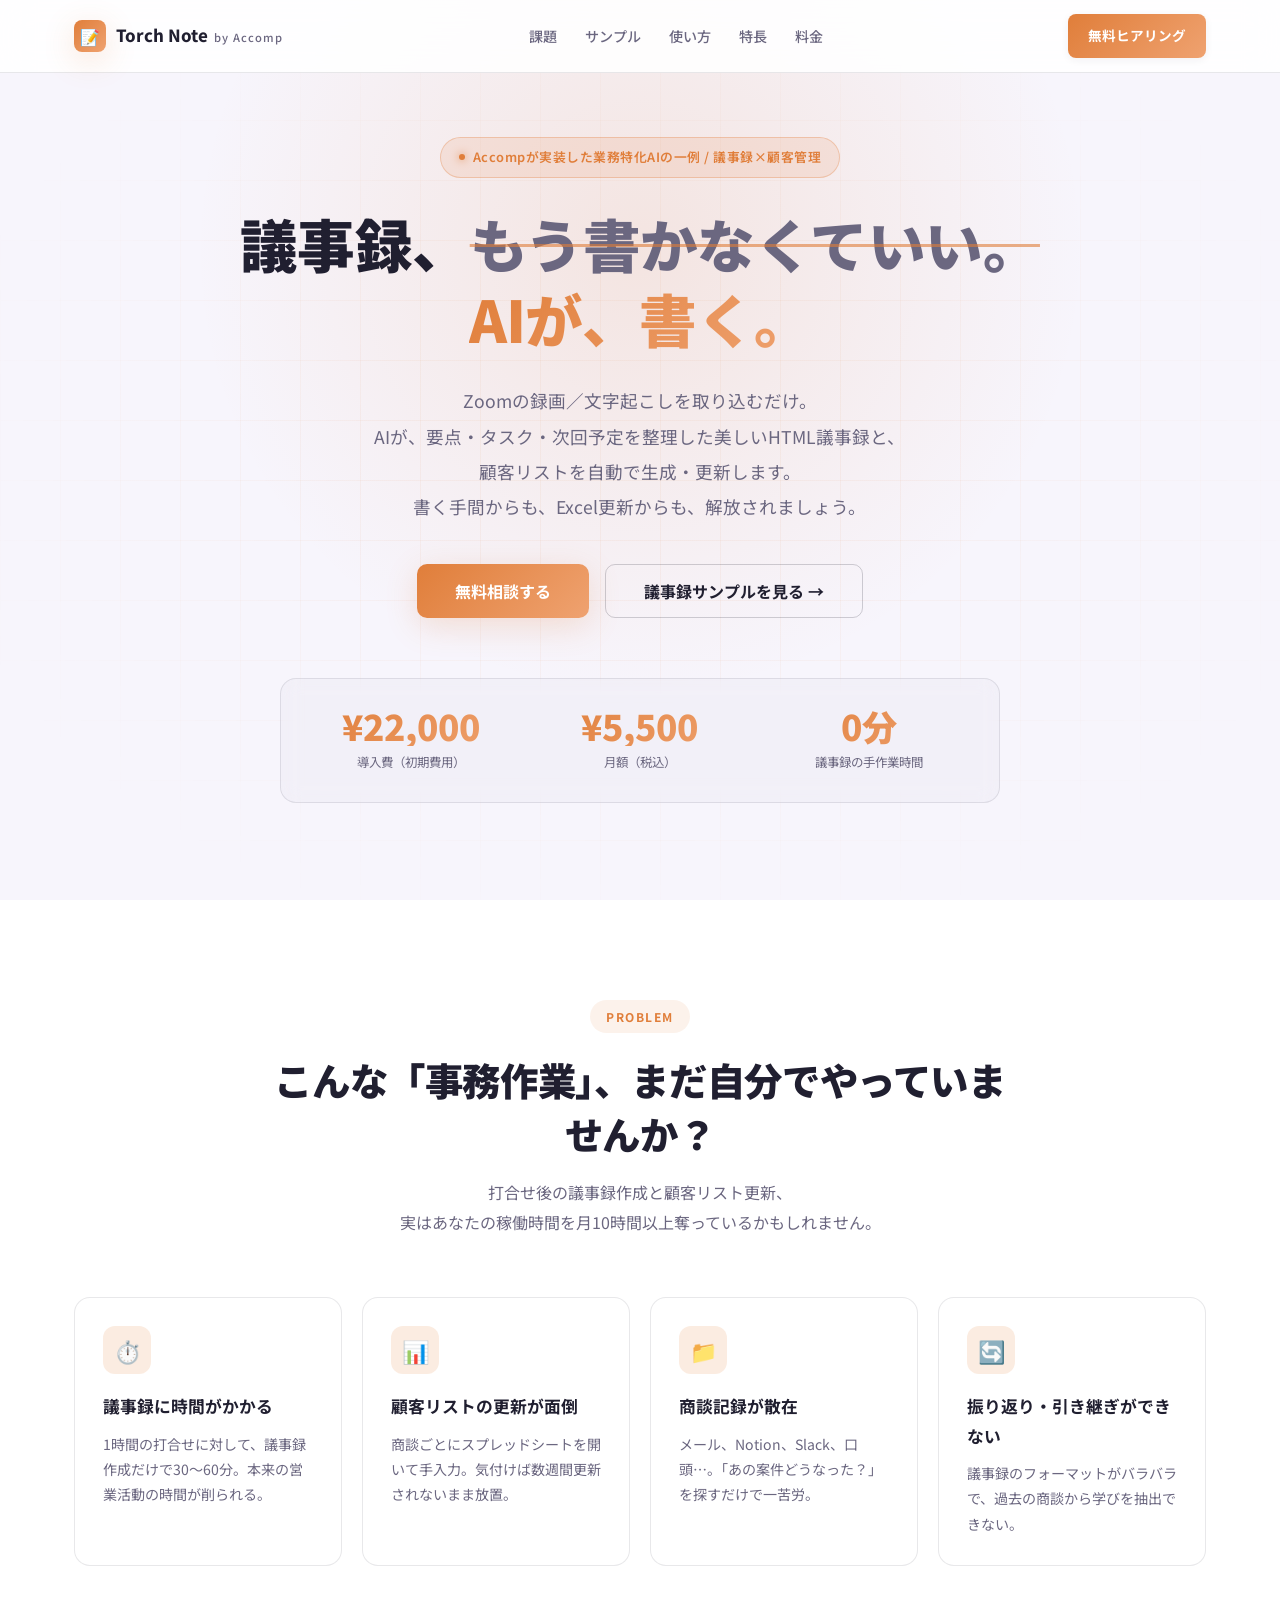
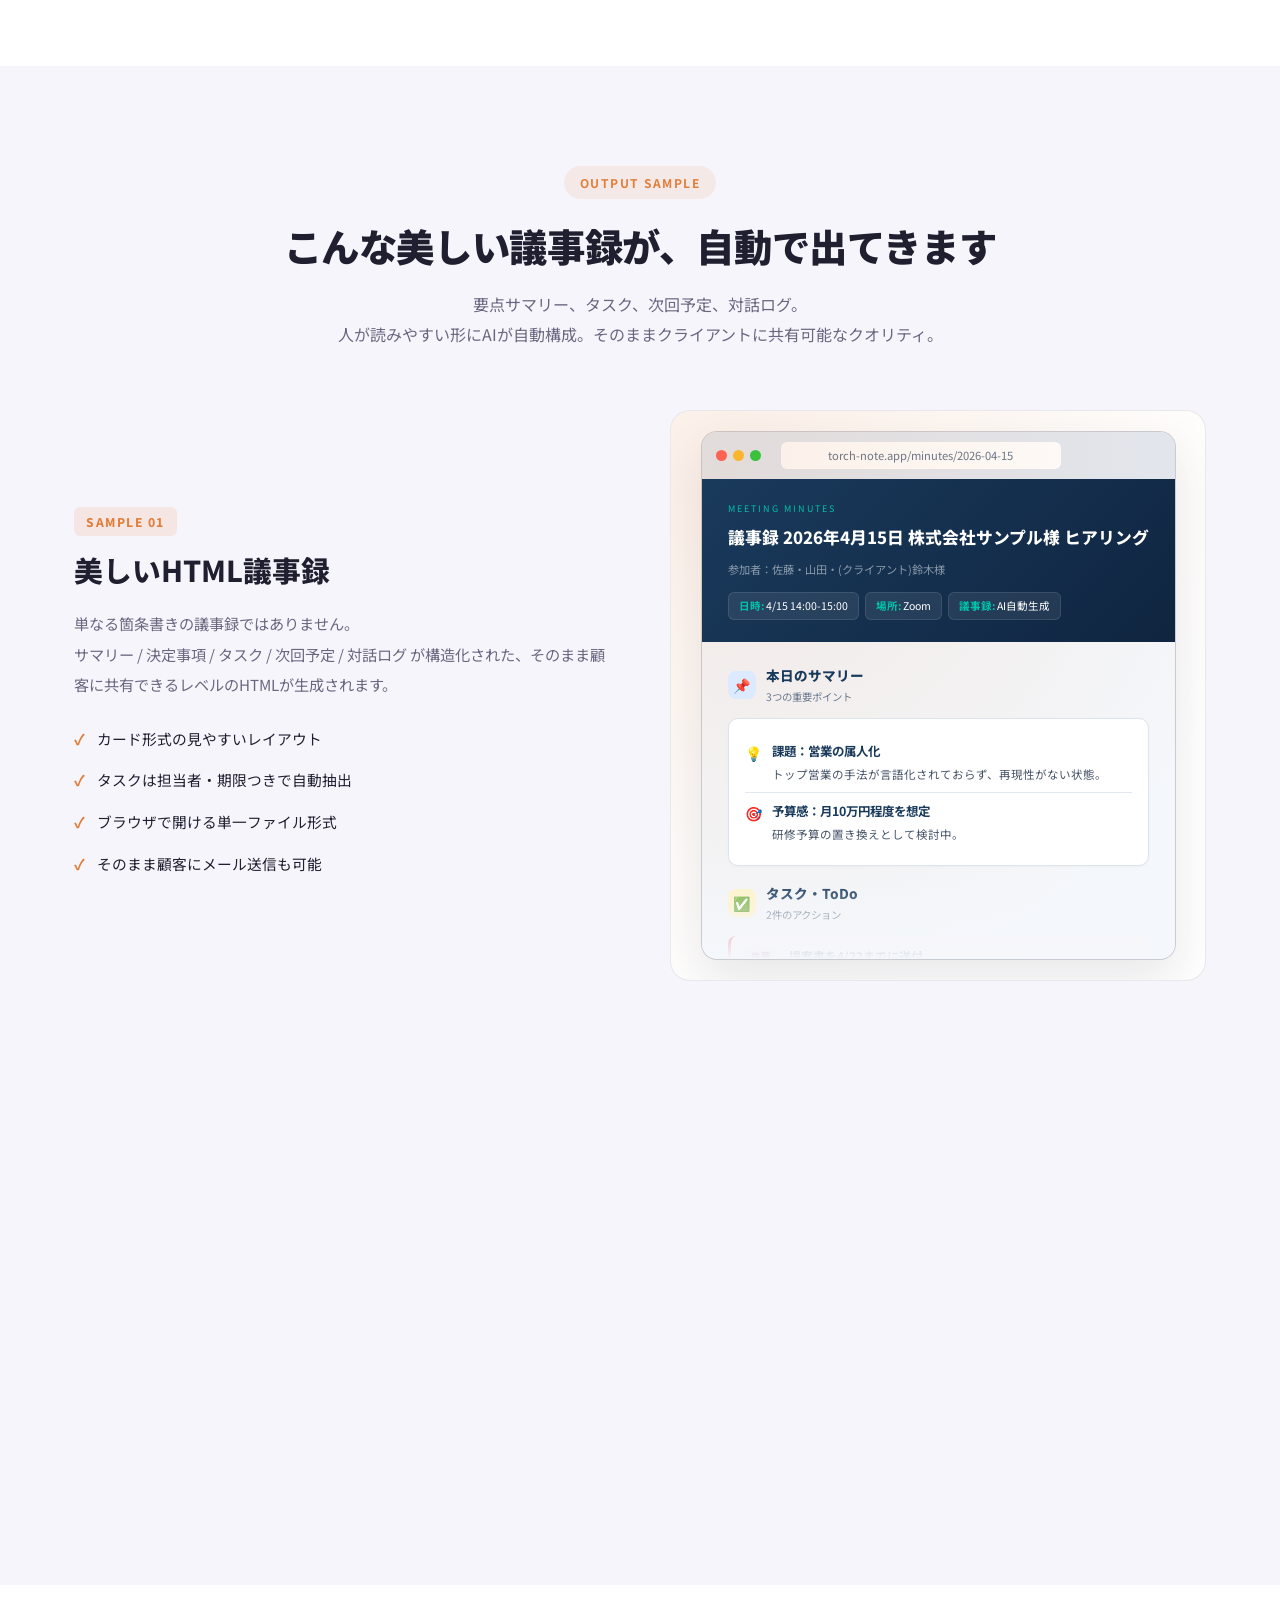
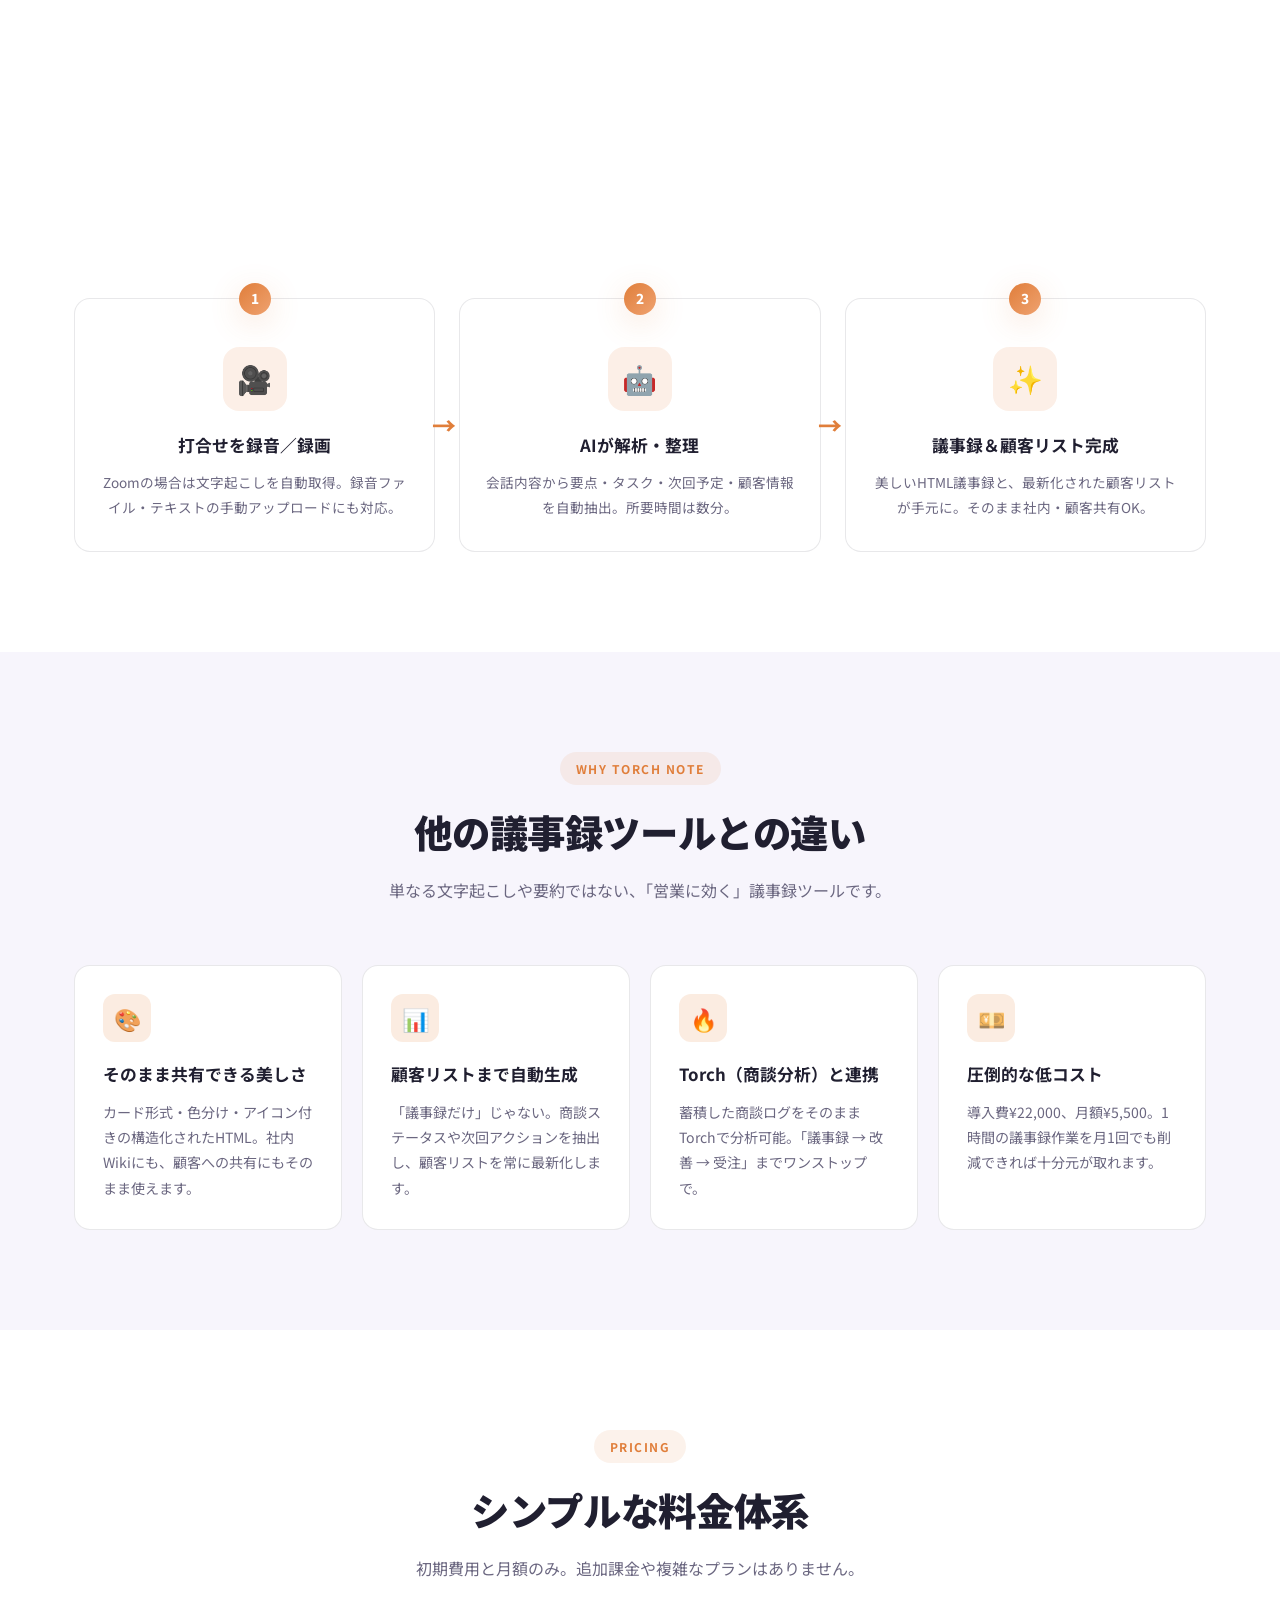
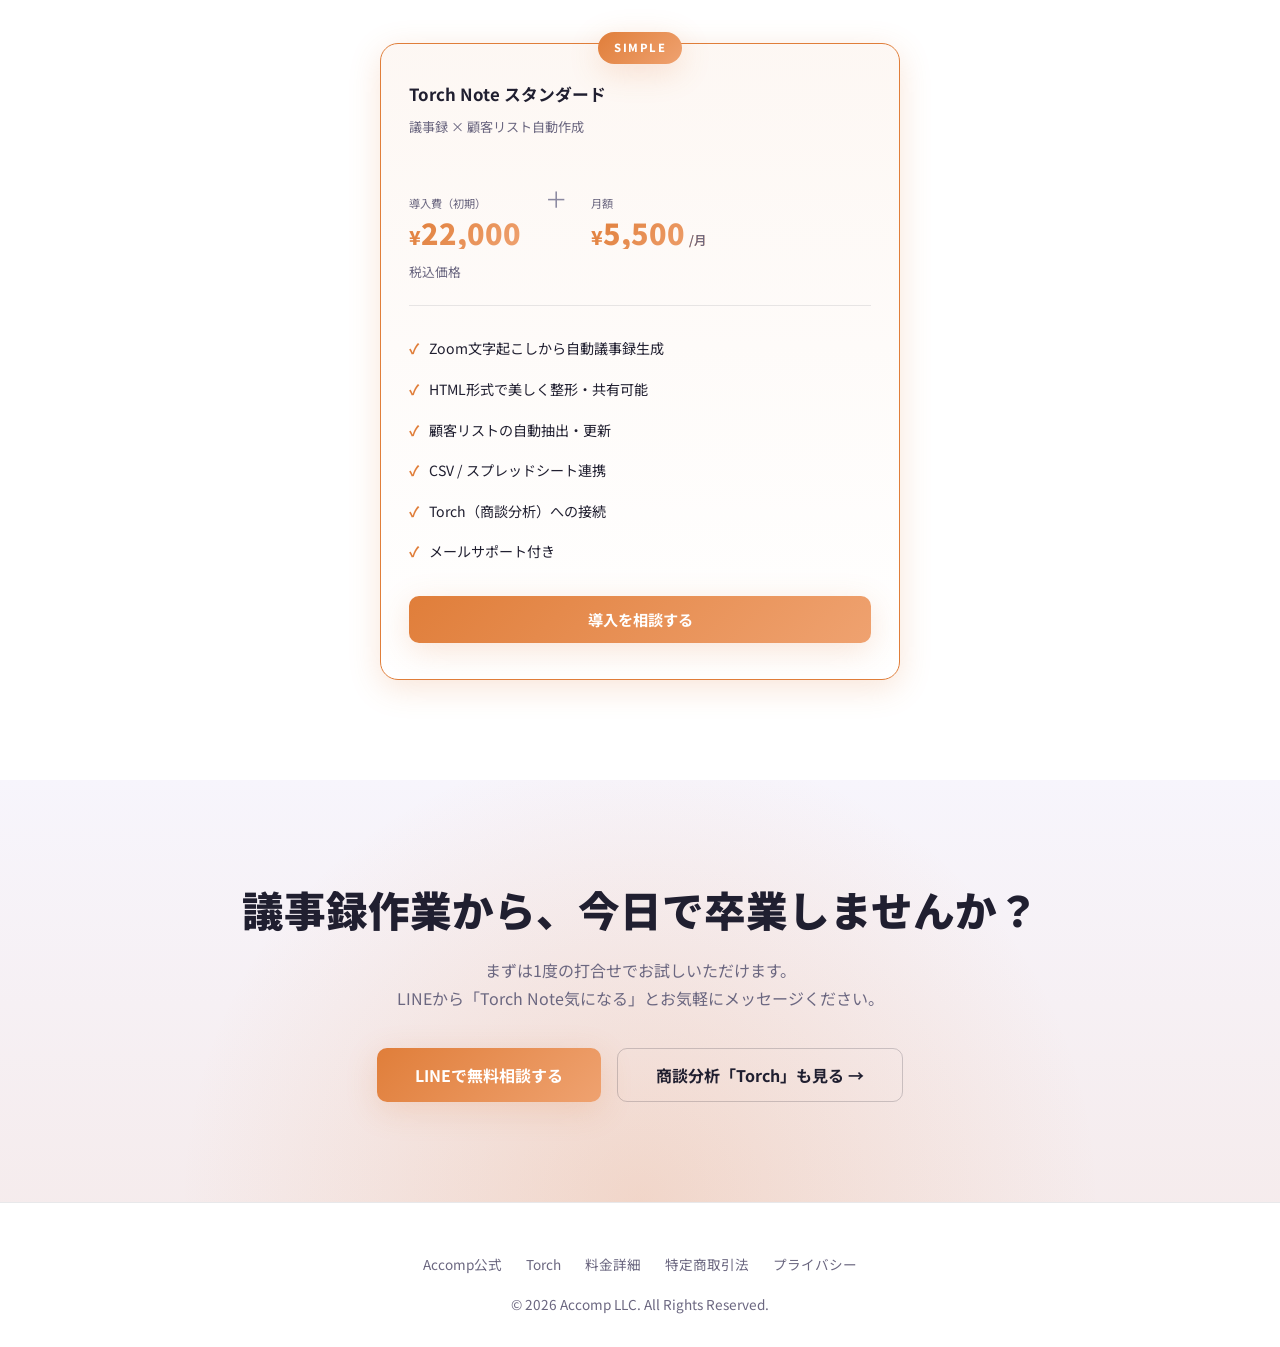
<file: lp/torch-note/index.html>
<!DOCTYPE html>
<html lang="ja">

<head>
    <meta charset="UTF-8">
    <meta name="viewport" content="width=device-width, initial-scale=1.0">
    <title>Torch Note（トーチノート）| Accomp実装の議事録AI — Zoom録画から議事録を自動生成</title>
    <meta name="description"
        content="Torch Noteは、Accompが自社で日々使っている議事録×顧客管理AI。Zoom録画から美しいHTML議事録と顧客リストを自動生成。導入費¥22,000 / 月額¥5,500。">
    <meta property="og:title" content="Torch Note | Accomp実装の議事録AI">
    <meta property="og:description"
        content="Accompが自社で使っている、議事録×顧客管理の一体型AI。Zoom録画から議事録と顧客リストを自動生成します。">
    <meta property="og:type" content="website">
    <meta property="og:url" content="https://www.accomp.site/lp/torch-note/">
    <meta property="og:site_name" content="Accomp合同会社">
    <link rel="canonical" href="https://www.accomp.site/lp/torch-note/">
    <link rel="stylesheet"
        href="https://fonts.googleapis.com/css2?family=Noto+Sans+JP:wght@300;400;500;700;800;900&display=swap">
    <style>
        /* ============================================
   Torch LP / Torch Note LP 共通スタイル
   ============================================ */

        :root {
            --bg-dark: #F7F5FC;
            --bg-surface: #FFFFFF;
            --bg-surface-light: #F1EDFA;
            --bg-card: #FFFFFF;
            --accent-orange: #E07E3A;
            --accent-gold: #D4A73A;
            --accent-blue: #2e7df7;
            --accent-cyan: #00c2a8;
            --text-main: #201F30;
            --text-muted: #6B6780;
            --text-dim: #8A88A0;
            --border: rgba(32, 31, 48, 0.10);
            --border-strong: rgba(32, 31, 48, 0.20);
            --gradient-orange: linear-gradient(135deg, #E07E3A 0%, #EFA270 100%);
            --gradient-glow: radial-gradient(circle at center, rgba(224, 126, 58, 0.14), transparent 70%);
            --shadow-sm: 0 2px 8px rgba(32, 31, 48, 0.06);
            --shadow-md: 0 8px 24px rgba(32, 31, 48, 0.08);
            --shadow-lg: 0 20px 48px rgba(32, 31, 48, 0.10);
            --shadow-glow: 0 8px 32px rgba(224, 126, 58, 0.20);
        }

        * {
            margin: 0;
            padding: 0;
            box-sizing: border-box;
        }

        html {
            scroll-behavior: smooth;
        }

        body {
            font-family: 'Noto Sans JP', 'Hiragino Kaku Gothic ProN', 'Hiragino Sans', Meiryo, sans-serif;
            background: var(--bg-dark);
            color: var(--text-main);
            line-height: 1.75;
            overflow-x: hidden;
            -webkit-font-smoothing: antialiased;
        }

        a {
            color: inherit;
            text-decoration: none;
        }

        img {
            max-width: 100%;
            height: auto;
            display: block;
        }

        button {
            font-family: inherit;
            cursor: pointer;
            border: none;
            background: none;
        }

        .container {
            max-width: 1180px;
            margin: 0 auto;
            padding: 0 24px;
        }

        .lp-nav {
            position: fixed;
            top: 0;
            left: 0;
            right: 0;
            z-index: 100;
            background: rgba(255, 255, 255, 0.88);
            backdrop-filter: blur(16px);
            -webkit-backdrop-filter: blur(16px);
            border-bottom: 1px solid var(--border);
            transition: all 0.3s ease;
        }

        .lp-nav-inner {
            max-width: 1180px;
            margin: 0 auto;
            padding: 14px 24px;
            display: flex;
            justify-content: space-between;
            align-items: center;
        }

        .lp-logo {
            display: flex;
            align-items: center;
            gap: 10px;
            font-weight: 800;
            font-size: 1.05rem;
            color: var(--text-main);
        }

        .lp-logo .logo-mark {
            width: 32px;
            height: 32px;
            border-radius: 8px;
            background: var(--gradient-orange);
            display: grid;
            place-items: center;
            font-size: 16px;
            color: #fff;
            box-shadow: var(--shadow-glow);
        }

        .lp-logo .logo-sub {
            font-size: 0.7rem;
            color: var(--text-muted);
            font-weight: 500;
            letter-spacing: 1px;
            margin-left: 2px;
        }

        .lp-nav-links {
            display: flex;
            gap: 28px;
            align-items: center;
        }

        .lp-nav-links a {
            font-size: 0.88rem;
            color: var(--text-muted);
            transition: color 0.2s;
            font-weight: 500;
        }

        .lp-nav-links a:hover {
            color: var(--text-main);
        }

        .lp-nav-cta {
            padding: 10px 20px;
            background: var(--gradient-orange);
            color: #fff;
            border-radius: 8px;
            font-size: 0.85rem;
            font-weight: 700;
            transition: all 0.2s;
            box-shadow: var(--shadow-sm);
        }

        .lp-nav-cta:hover {
            transform: translateY(-1px);
            box-shadow: var(--shadow-glow);
        }

        .menu-btn {
            display: none;
            color: var(--text-main);
            font-size: 24px;
        }

        .hero {
            position: relative;
            min-height: 100vh;
            display: flex;
            align-items: center;
            padding: 120px 0 80px;
            overflow: hidden;
        }

        .hero::before {
            content: '';
            position: absolute;
            top: -200px;
            left: 50%;
            transform: translateX(-50%);
            width: 900px;
            height: 900px;
            background: var(--gradient-glow);
            pointer-events: none;
            z-index: 0;
        }

        .hero-grid {
            position: absolute;
            inset: 0;
            background-image: linear-gradient(rgba(224, 126, 58, 0.06) 1px, transparent 1px), linear-gradient(90deg, rgba(224, 126, 58, 0.06) 1px, transparent 1px);
            background-size: 60px 60px;
            mask-image: radial-gradient(ellipse at center, #000 30%, transparent 80%);
            -webkit-mask-image: radial-gradient(ellipse at center, #000 30%, transparent 80%);
            z-index: 0;
        }

        .hero-inner {
            position: relative;
            z-index: 1;
            text-align: center;
        }

        .hero-badge {
            display: inline-flex;
            align-items: center;
            gap: 8px;
            padding: 8px 18px;
            background: rgba(224, 126, 58, 0.12);
            border: 1px solid rgba(224, 126, 58, 0.3);
            border-radius: 100px;
            font-size: 0.8rem;
            font-weight: 600;
            color: var(--accent-orange);
            margin-bottom: 28px;
            letter-spacing: 0.5px;
        }

        .hero-badge .dot {
            width: 6px;
            height: 6px;
            background: var(--accent-orange);
            border-radius: 50%;
            box-shadow: 0 0 8px var(--accent-orange);
            animation: pulse 1.8s infinite;
        }

        @keyframes pulse {

            0%,
            100% {
                opacity: 1;
                transform: scale(1);
            }

            50% {
                opacity: 0.5;
                transform: scale(1.4);
            }
        }

        .hero h1 {
            font-size: clamp(2rem, 5vw, 3.6rem);
            font-weight: 900;
            line-height: 1.3;
            margin-bottom: 28px;
            letter-spacing: -0.01em;
        }

        .hero h1 .accent {
            background: var(--gradient-orange);
            -webkit-background-clip: text;
            -webkit-text-fill-color: transparent;
            background-clip: text;
        }

        .hero h1 .strike {
            text-decoration: line-through;
            text-decoration-color: rgba(224, 126, 58, 0.6);
            text-decoration-thickness: 3px;
            color: var(--text-muted);
        }

        .hero-sub {
            font-size: clamp(0.95rem, 1.5vw, 1.1rem);
            color: var(--text-muted);
            line-height: 2;
            max-width: 780px;
            margin: 0 auto 40px;
        }

        .hero-actions {
            display: flex;
            gap: 16px;
            justify-content: center;
            flex-wrap: wrap;
            margin-bottom: 60px;
        }

        .btn {
            display: inline-flex;
            align-items: center;
            gap: 10px;
            padding: 16px 32px;
            border-radius: 10px;
            font-size: 0.95rem;
            font-weight: 700;
            transition: all 0.25s;
            text-align: center;
            line-height: 1;
        }

        .btn-primary {
            background: var(--gradient-orange);
            color: #fff;
            box-shadow: var(--shadow-glow);
        }

        .btn-primary:hover {
            transform: translateY(-2px);
            box-shadow: 0 12px 36px rgba(224, 126, 58, 0.4);
        }

        .btn-outline {
            background: transparent;
            color: var(--text-main);
            border: 1.5px solid var(--border-strong);
        }

        .btn-outline:hover {
            border-color: var(--accent-orange);
            color: var(--accent-orange);
            transform: translateY(-2px);
        }

        .btn-lg {
            padding: 18px 38px;
            font-size: 1rem;
        }

        .btn-block {
            display: flex;
            width: 100%;
            justify-content: center;
        }

        .hero-stats {
            display: grid;
            grid-template-columns: repeat(3, 1fr);
            max-width: 720px;
            margin: 0 auto;
            gap: 24px;
            padding: 28px;
            background: rgba(32, 31, 48, 0.02);
            border: 1px solid var(--border);
            border-radius: 16px;
            backdrop-filter: blur(10px);
        }

        .stat-num {
            font-size: clamp(1.6rem, 3vw, 2.2rem);
            font-weight: 900;
            background: var(--gradient-orange);
            -webkit-background-clip: text;
            -webkit-text-fill-color: transparent;
            background-clip: text;
            line-height: 1.1;
        }

        .stat-label {
            font-size: 0.78rem;
            color: var(--text-muted);
            margin-top: 6px;
        }

        .section {
            padding: 100px 0;
            position: relative;
        }

        .section.alt {
            background: var(--bg-surface);
        }

        .section-head {
            text-align: center;
            max-width: 760px;
            margin: 0 auto 60px;
        }

        .section-eyebrow {
            display: inline-block;
            padding: 6px 16px;
            background: rgba(224, 126, 58, 0.1);
            color: var(--accent-orange);
            border-radius: 100px;
            font-size: 0.75rem;
            font-weight: 700;
            letter-spacing: 1.5px;
            margin-bottom: 20px;
        }

        .section-title {
            font-size: clamp(1.6rem, 3.5vw, 2.4rem);
            font-weight: 900;
            line-height: 1.4;
            margin-bottom: 16px;
            letter-spacing: -0.01em;
        }

        .section-desc {
            color: var(--text-muted);
            font-size: 1rem;
            line-height: 1.9;
        }

        .pain-grid {
            display: grid;
            grid-template-columns: repeat(auto-fit, minmax(260px, 1fr));
            gap: 20px;
        }

        .pain-card {
            background: var(--bg-card);
            border: 1px solid var(--border);
            border-radius: 16px;
            padding: 28px;
            transition: all 0.25s;
        }

        .pain-card:hover {
            transform: translateY(-4px);
            border-color: rgba(224, 126, 58, 0.4);
            box-shadow: var(--shadow-md);
        }

        .pain-icon {
            width: 48px;
            height: 48px;
            border-radius: 12px;
            background: rgba(224, 126, 58, 0.15);
            color: var(--accent-orange);
            display: grid;
            place-items: center;
            font-size: 22px;
            margin-bottom: 18px;
        }

        .pain-card h3 {
            font-size: 1.05rem;
            font-weight: 700;
            margin-bottom: 10px;
        }

        .pain-card p {
            font-size: 0.88rem;
            color: var(--text-muted);
            line-height: 1.8;
        }

        .feature-row {
            display: grid;
            grid-template-columns: 1fr 1fr;
            gap: 60px;
            align-items: center;
            margin-bottom: 80px;
        }

        .feature-row:last-child {
            margin-bottom: 0;
        }

        .feature-row.reverse {
            direction: rtl;
        }

        .feature-row.reverse>* {
            direction: ltr;
        }

        .feature-text .num {
            display: inline-block;
            font-size: 0.75rem;
            font-weight: 800;
            color: var(--accent-orange);
            background: rgba(224, 126, 58, 0.12);
            padding: 4px 12px;
            border-radius: 6px;
            letter-spacing: 1.5px;
            margin-bottom: 14px;
        }

        .feature-text h3 {
            font-size: clamp(1.4rem, 2.5vw, 1.8rem);
            font-weight: 800;
            line-height: 1.4;
            margin-bottom: 18px;
        }

        .feature-text p {
            color: var(--text-muted);
            line-height: 2;
            margin-bottom: 18px;
            font-size: 0.95rem;
        }

        .feature-list {
            list-style: none;
        }

        .feature-list li {
            display: flex;
            gap: 12px;
            align-items: flex-start;
            padding: 8px 0;
            color: var(--text-main);
            font-size: 0.92rem;
        }

        .feature-list li::before {
            content: '✓';
            color: var(--accent-orange);
            font-weight: 800;
            flex-shrink: 0;
        }

        .feature-visual {
            position: relative;
            background: var(--bg-card);
            border: 1px solid var(--border);
            border-radius: 20px;
            padding: 32px;
            min-height: 320px;
            display: flex;
            align-items: center;
            justify-content: center;
            overflow: hidden;
        }

        .feature-visual::before {
            content: '';
            position: absolute;
            top: -50%;
            left: -50%;
            width: 200%;
            height: 200%;
            background: radial-gradient(circle at 30% 30%, rgba(224, 126, 58, 0.12), transparent 50%);
            pointer-events: none;
        }

        .flow-wrap {
            display: grid;
            grid-template-columns: repeat(3, 1fr);
            gap: 24px;
            position: relative;
        }

        .flow-step {
            background: var(--bg-card);
            border: 1px solid var(--border);
            border-radius: 16px;
            padding: 32px 24px;
            text-align: center;
            position: relative;
            transition: all 0.25s;
        }

        .flow-step:hover {
            border-color: rgba(224, 126, 58, 0.4);
            transform: translateY(-4px);
        }

        .flow-num {
            position: absolute;
            top: -16px;
            left: 50%;
            transform: translateX(-50%);
            width: 32px;
            height: 32px;
            background: var(--gradient-orange);
            color: #fff;
            border-radius: 50%;
            display: grid;
            place-items: center;
            font-weight: 800;
            font-size: 0.85rem;
            box-shadow: var(--shadow-glow);
        }

        .flow-icon {
            width: 64px;
            height: 64px;
            margin: 16px auto 20px;
            background: rgba(224, 126, 58, 0.12);
            color: var(--accent-orange);
            border-radius: 16px;
            display: grid;
            place-items: center;
            font-size: 28px;
        }

        .flow-step h4 {
            font-size: 1.05rem;
            font-weight: 700;
            margin-bottom: 10px;
        }

        .flow-step p {
            font-size: 0.85rem;
            color: var(--text-muted);
            line-height: 1.8;
        }

        .flow-step:not(:last-child)::after {
            content: '→';
            position: absolute;
            right: -22px;
            top: 50%;
            transform: translateY(-50%);
            color: var(--accent-orange);
            font-size: 24px;
            font-weight: 800;
            z-index: 2;
        }

        .pricing-grid {
            display: grid;
            grid-template-columns: repeat(auto-fit, minmax(280px, 1fr));
            gap: 24px;
            max-width: 1100px;
            margin: 0 auto;
        }

        .price-card {
            background: var(--bg-card);
            border: 1px solid var(--border);
            border-radius: 18px;
            padding: 36px 28px;
            transition: all 0.25s;
            display: flex;
            flex-direction: column;
        }

        .price-card:hover {
            transform: translateY(-4px);
            box-shadow: var(--shadow-md);
        }

        .price-card.featured {
            border-color: var(--accent-orange);
            background: linear-gradient(180deg, rgba(224, 126, 58, 0.06), var(--bg-card));
            position: relative;
            box-shadow: var(--shadow-glow);
        }

        .featured-tag {
            position: absolute;
            top: -12px;
            left: 50%;
            transform: translateX(-50%);
            background: var(--gradient-orange);
            color: #fff;
            font-size: 0.7rem;
            font-weight: 800;
            padding: 6px 16px;
            border-radius: 100px;
            letter-spacing: 1.5px;
            box-shadow: var(--shadow-glow);
        }

        .price-name {
            font-size: 1.05rem;
            font-weight: 700;
            margin-bottom: 6px;
        }

        .price-tagline {
            font-size: 0.82rem;
            color: var(--text-muted);
            margin-bottom: 22px;
        }

        .price-amount {
            font-size: 2.2rem;
            font-weight: 900;
            background: var(--gradient-orange);
            -webkit-background-clip: text;
            -webkit-text-fill-color: transparent;
            background-clip: text;
            line-height: 1.1;
            margin-bottom: 4px;
        }

        .price-amount .yen {
            font-size: 1.2rem;
        }

        .price-amount .unit {
            font-size: 0.78rem;
            color: var(--text-muted);
            -webkit-text-fill-color: var(--text-muted);
            margin-left: 4px;
            font-weight: 500;
        }

        .price-meta {
            font-size: 0.8rem;
            color: var(--text-muted);
            padding-bottom: 22px;
            margin-bottom: 22px;
            border-bottom: 1px solid var(--border);
        }

        .price-features {
            list-style: none;
            flex: 1;
            margin-bottom: 24px;
        }

        .price-features li {
            display: flex;
            gap: 10px;
            align-items: flex-start;
            padding: 8px 0;
            font-size: 0.88rem;
            color: var(--text-main);
        }

        .price-features li::before {
            content: '✓';
            color: var(--accent-orange);
            font-weight: 800;
            flex-shrink: 0;
        }

        .cta-section {
            padding: 100px 0;
            background: linear-gradient(180deg, var(--bg-dark) 0%, rgba(224, 126, 58, 0.08) 100%);
            text-align: center;
            position: relative;
            overflow: hidden;
        }

        .cta-section::before {
            content: '';
            position: absolute;
            inset: 0;
            background: radial-gradient(circle at 50% 100%, rgba(224, 126, 58, 0.2), transparent 60%);
            pointer-events: none;
        }

        .cta-inner {
            position: relative;
            z-index: 1;
        }

        .cta-inner h2 {
            font-size: clamp(1.8rem, 3.5vw, 2.6rem);
            font-weight: 900;
            margin-bottom: 18px;
            line-height: 1.4;
        }

        .cta-inner p {
            color: var(--text-muted);
            margin-bottom: 36px;
            font-size: 1rem;
        }

        .lp-footer {
            background: var(--bg-surface);
            padding: 50px 0 30px;
            border-top: 1px solid var(--border);
        }

        .lp-footer-inner {
            text-align: center;
            color: var(--text-muted);
            font-size: 0.85rem;
        }

        .lp-footer-links {
            display: flex;
            gap: 24px;
            justify-content: center;
            margin-bottom: 16px;
            flex-wrap: wrap;
        }

        .lp-footer-links a {
            color: var(--text-muted);
            transition: color 0.2s;
        }

        .lp-footer-links a:hover {
            color: var(--accent-orange);
        }

        .mock-window {
            background: #f4f7fb;
            border-radius: 16px;
            box-shadow: var(--shadow-lg);
            overflow: hidden;
            color: #1e2a38;
            font-size: 0.82rem;
            max-width: 100%;
            border: 1px solid var(--border-strong);
        }

        .mock-titlebar {
            background: #e2e8f0;
            padding: 10px 14px;
            display: flex;
            gap: 6px;
            align-items: center;
        }

        .mock-dot {
            width: 11px;
            height: 11px;
            border-radius: 50%;
        }

        .mock-dot.r {
            background: #ff5f56;
        }

        .mock-dot.y {
            background: #ffbd2e;
        }

        .mock-dot.g {
            background: #27c93f;
        }

        .mock-url {
            margin-left: 14px;
            font-size: 0.7rem;
            color: #64748b;
            background: #fff;
            padding: 4px 10px;
            border-radius: 6px;
            flex: 1;
            text-align: center;
            max-width: 280px;
        }

        .mock-body {
            padding: 0;
            max-height: 480px;
            overflow: hidden;
            position: relative;
        }

        .mock-body::after {
            content: '';
            position: absolute;
            bottom: 0;
            left: 0;
            right: 0;
            height: 80px;
            background: linear-gradient(180deg, transparent, #f4f7fb);
            pointer-events: none;
        }

        .mock-header {
            background: linear-gradient(135deg, #1a3a5c 0%, #0f2540 100%);
            color: #fff;
            padding: 22px 26px;
        }

        .mock-header .mlabel {
            font-size: 9px;
            letter-spacing: 2px;
            color: #00c2a8;
            margin-bottom: 6px;
        }

        .mock-header h3 {
            font-size: 1.05rem;
            font-weight: 800;
            margin-bottom: 8px;
            color: #fff;
        }

        .mock-header .msub {
            font-size: 0.7rem;
            color: rgba(255, 255, 255, 0.5);
        }

        .mock-meta {
            display: flex;
            gap: 6px;
            margin-top: 12px;
            flex-wrap: wrap;
        }

        .mock-meta span {
            background: rgba(255, 255, 255, 0.08);
            padding: 4px 10px;
            border-radius: 6px;
            font-size: 0.66rem;
            border: 1px solid rgba(255, 255, 255, 0.1);
        }

        .mock-meta span b {
            color: #00c2a8;
        }

        .mock-content {
            padding: 22px 26px;
        }

        .mock-sec-hdr {
            display: flex;
            align-items: center;
            gap: 10px;
            margin: 16px 0 12px;
        }

        .mock-sec-hdr:first-child {
            margin-top: 0;
        }

        .mock-sec-icon {
            width: 28px;
            height: 28px;
            border-radius: 8px;
            display: grid;
            place-items: center;
            font-size: 14px;
        }

        .mock-sec-icon.b {
            background: #dbeafe;
        }

        .mock-sec-icon.g {
            background: #d1fae5;
        }

        .mock-sec-icon.o {
            background: #fef3c7;
        }

        .mock-sec-hdr h4 {
            font-size: 0.85rem;
            font-weight: 800;
            color: #1a3a5c;
        }

        .mock-sec-hdr p {
            font-size: 0.65rem;
            color: #6b7a8d;
        }

        .mock-card {
            background: #fff;
            border: 1px solid #dce4ef;
            border-radius: 10px;
            padding: 14px 16px;
            margin-bottom: 10px;
            box-shadow: 0 1px 3px rgba(0, 0, 0, 0.03);
        }

        .mock-summary {
            display: flex;
            gap: 10px;
            padding: 8px 0;
            border-bottom: 1px solid #e2e8f0;
        }

        .mock-summary:last-child {
            border: none;
        }

        .mock-summary .sm-icon {
            font-size: 14px;
        }

        .mock-summary .sm-title {
            font-weight: 700;
            font-size: 0.78rem;
            color: #1a3a5c;
            margin-bottom: 2px;
        }

        .mock-summary .sm-body {
            font-size: 0.72rem;
            color: #475569;
            line-height: 1.6;
        }

        .mock-task {
            display: flex;
            gap: 10px;
            padding: 10px 12px;
            border-radius: 8px;
            margin-bottom: 6px;
            background: #f0fdf4;
            border-left: 3px solid #10b981;
        }

        .mock-task.urgent {
            background: #fff5f5;
            border-left-color: #f5576c;
        }

        .mock-tag {
            font-size: 0.6rem;
            font-weight: 700;
            padding: 2px 8px;
            border-radius: 100px;
            background: #dbeafe;
            color: #1e40af;
            flex-shrink: 0;
            height: fit-content;
        }

        .mock-tag.t2 {
            background: #fce7f3;
            color: #9d174d;
        }

        .mock-task-title {
            font-size: 0.74rem;
            font-weight: 700;
            color: #1a3a5c;
            margin-bottom: 2px;
        }

        .mock-task-desc {
            font-size: 0.66rem;
            color: #6b7a8d;
        }

        .mock-csv {
            font-family: 'Courier New', monospace;
            font-size: 0.7rem;
            background: #fff;
            border: 1px solid #dce4ef;
            border-radius: 8px;
            overflow: hidden;
        }

        .mock-csv-row {
            display: grid;
            grid-template-columns: 1fr 1.2fr 1fr 1.5fr;
            border-bottom: 1px solid #e2e8f0;
        }

        .mock-csv-row:last-child {
            border: none;
        }

        .mock-csv-row>div {
            padding: 8px 10px;
            border-right: 1px solid #e2e8f0;
            color: #475569;
        }

        .mock-csv-row>div:last-child {
            border: none;
        }

        .mock-csv-row.head {
            background: #f1f5f9;
            font-weight: 700;
            color: #1a3a5c;
        }

        .fade-up {
            opacity: 0;
            transform: translateY(30px);
            transition: opacity 0.7s ease, transform 0.7s ease;
        }

        .fade-up.visible {
            opacity: 1;
            transform: translateY(0);
        }

        @media (max-width: 900px) {
            .lp-nav-links {
                display: none;
            }

            .menu-btn {
                display: block;
            }

            .lp-nav-cta {
                display: none;
            }

            .feature-row,
            .feature-row.reverse {
                grid-template-columns: 1fr;
                gap: 32px;
                direction: ltr;
            }

            .flow-wrap {
                grid-template-columns: 1fr;
            }

            .flow-step:not(:last-child)::after {
                content: '↓';
                right: 50%;
                top: auto;
                bottom: -28px;
                transform: translateX(50%);
            }

            .hero-stats {
                grid-template-columns: 1fr;
                gap: 18px;
            }

            .section {
                padding: 70px 0;
            }

            .hero {
                padding: 110px 0 60px;
                min-height: auto;
            }

            .btn {
                width: 100%;
                justify-content: center;
            }

            .hero-actions {
                flex-direction: column;
            }
        }

        @media (max-width: 480px) {
            .container {
                padding: 0 18px;
            }

            .lp-nav-inner {
                padding: 12px 18px;
            }

            .price-card {
                padding: 28px 22px;
            }
        }
    </style>
</head>

<body>

    <!-- Navbar -->
    <nav class="lp-nav">
        <div class="lp-nav-inner">
            <a href="#hero" class="lp-logo">
                <span class="logo-mark">📝</span>
                <span>Torch Note<span class="logo-sub"> by Accomp</span></span>
            </a>
            <div class="lp-nav-links">
                <a href="#problem">課題</a>
                <a href="#sample">サンプル</a>
                <a href="#flow">使い方</a>
                <a href="#features">特長</a>
                <a href="#pricing">料金</a>
            </div>
            <a href="#cta" class="lp-nav-cta">無料ヒアリング</a>
            <button class="menu-btn">≡</button>
        </div>
    </nav>

    <!-- Hero -->
    <section id="hero" class="hero">
        <div class="hero-grid"></div>
        <div class="container hero-inner">
            <div class="hero-badge">
                <span class="dot"></span>
                Accompが実装した業務特化AIの一例 / 議事録×顧客管理
            </div>
            <h1>
                議事録、<span class="strike">もう書かなくていい。</span><br>
                <span class="accent">AIが、書く。</span>
            </h1>
            <p class="hero-sub">
                Zoomの録画／文字起こしを取り込むだけ。<br>
                AIが、要点・タスク・次回予定を整理した美しいHTML議事録と、<br>
                顧客リストを自動で生成・更新します。<br>
                書く手間からも、Excel更新からも、解放されましょう。
            </p>
            <div class="hero-actions">
                <a href="#cta" class="btn btn-primary btn-lg">無料相談する</a>
                <a href="#sample" class="btn btn-outline btn-lg">議事録サンプルを見る →</a>
            </div>
            <div class="hero-stats">
                <div>
                    <div class="stat-num">¥22,000</div>
                    <div class="stat-label">導入費（初期費用）</div>
                </div>
                <div>
                    <div class="stat-num">¥5,500</div>
                    <div class="stat-label">月額（税込）</div>
                </div>
                <div>
                    <div class="stat-num">0分</div>
                    <div class="stat-label">議事録の手作業時間</div>
                </div>
            </div>
        </div>
    </section>

    <!-- Problem -->
    <section id="problem" class="section alt">
        <div class="container">
            <div class="section-head fade-up">
                <span class="section-eyebrow">PROBLEM</span>
                <h2 class="section-title">こんな「事務作業」、まだ自分でやっていませんか？</h2>
                <p class="section-desc">
                    打合せ後の議事録作成と顧客リスト更新、<br>
                    実はあなたの稼働時間を月10時間以上奪っているかもしれません。
                </p>
            </div>
            <div class="pain-grid">
                <div class="pain-card fade-up">
                    <div class="pain-icon">⏱️</div>
                    <h3>議事録に時間がかかる</h3>
                    <p>1時間の打合せに対して、議事録作成だけで30〜60分。本来の営業活動の時間が削られる。</p>
                </div>
                <div class="pain-card fade-up">
                    <div class="pain-icon">📊</div>
                    <h3>顧客リストの更新が面倒</h3>
                    <p>商談ごとにスプレッドシートを開いて手入力。気付けば数週間更新されないまま放置。</p>
                </div>
                <div class="pain-card fade-up">
                    <div class="pain-icon">📁</div>
                    <h3>商談記録が散在</h3>
                    <p>メール、Notion、Slack、口頭…。「あの案件どうなった？」を探すだけで一苦労。</p>
                </div>
                <div class="pain-card fade-up">
                    <div class="pain-icon">🔄</div>
                    <h3>振り返り・引き継ぎができない</h3>
                    <p>議事録のフォーマットがバラバラで、過去の商談から学びを抽出できない。</p>
                </div>
            </div>
        </div>
    </section>

    <!-- Sample -->
    <section id="sample" class="section">
        <div class="container">
            <div class="section-head fade-up">
                <span class="section-eyebrow">OUTPUT SAMPLE</span>
                <h2 class="section-title">こんな美しい議事録が、自動で出てきます</h2>
                <p class="section-desc">
                    要点サマリー、タスク、次回予定、対話ログ。<br>
                    人が読みやすい形にAIが自動構成。そのままクライアントに共有可能なクオリティ。
                </p>
            </div>

            <div class="feature-row fade-up">
                <div class="feature-text">
                    <span class="num">SAMPLE 01</span>
                    <h3>美しいHTML議事録</h3>
                    <p>
                        単なる箇条書きの議事録ではありません。<br>
                        サマリー / 決定事項 / タスク / 次回予定 / 対話ログ
                        が構造化された、そのまま顧客に共有できるレベルのHTMLが生成されます。
                    </p>
                    <ul class="feature-list">
                        <li>カード形式の見やすいレイアウト</li>
                        <li>タスクは担当者・期限つきで自動抽出</li>
                        <li>ブラウザで開ける単一ファイル形式</li>
                        <li>そのまま顧客にメール送信も可能</li>
                    </ul>
                </div>
                <div class="feature-visual" style="padding:20px; min-height:auto;">
                    <div class="mock-window">
                        <div class="mock-titlebar">
                            <span class="mock-dot r"></span>
                            <span class="mock-dot y"></span>
                            <span class="mock-dot g"></span>
                            <span class="mock-url">torch-note.app/minutes/2026-04-15</span>
                        </div>
                        <div class="mock-body">
                            <div class="mock-header">
                                <div class="mlabel">MEETING MINUTES</div>
                                <h3>議事録 2026年4月15日 株式会社サンプル様 ヒアリング</h3>
                                <div class="msub">参加者：佐藤・山田・(クライアント)鈴木様</div>
                                <div class="mock-meta">
                                    <span><b>日時:</b> 4/15 14:00-15:00</span>
                                    <span><b>場所:</b> Zoom</span>
                                    <span><b>議事録:</b> AI自動生成</span>
                                </div>
                            </div>
                            <div class="mock-content">
                                <div class="mock-sec-hdr">
                                    <div class="mock-sec-icon b">📌</div>
                                    <div>
                                        <h4>本日のサマリー</h4>
                                        <p>3つの重要ポイント</p>
                                    </div>
                                </div>
                                <div class="mock-card">
                                    <div class="mock-summary">
                                        <span class="sm-icon">💡</span>
                                        <div>
                                            <div class="sm-title">課題：営業の属人化</div>
                                            <div class="sm-body">トップ営業の手法が言語化されておらず、再現性がない状態。</div>
                                        </div>
                                    </div>
                                    <div class="mock-summary">
                                        <span class="sm-icon">🎯</span>
                                        <div>
                                            <div class="sm-title">予算感：月10万円程度を想定</div>
                                            <div class="sm-body">研修予算の置き換えとして検討中。</div>
                                        </div>
                                    </div>
                                </div>
                                <div class="mock-sec-hdr">
                                    <div class="mock-sec-icon o">✅</div>
                                    <div>
                                        <h4>タスク・ToDo</h4>
                                        <p>2件のアクション</p>
                                    </div>
                                </div>
                                <div class="mock-task urgent">
                                    <div class="mock-tag t2">佐藤</div>
                                    <div>
                                        <div class="mock-task-title">提案書を4/22までに送付</div>
                                        <div class="mock-task-desc">具体的な料金プランを含めて再提出</div>
                                    </div>
                                </div>
                                <div class="mock-task">
                                    <div class="mock-tag">鈴木様</div>
                                    <div>
                                        <div class="mock-task-title">社内稟議を進める</div>
                                        <div class="mock-task-desc">来週中に意思決定の方向性を共有</div>
                                    </div>
                                </div>
                            </div>
                        </div>
                    </div>
                </div>
            </div>

            <div class="feature-row reverse fade-up">
                <div class="feature-text">
                    <span class="num">SAMPLE 02</span>
                    <h3>顧客リストも自動で更新</h3>
                    <p>
                        議事録から「会社名」「担当者」「ステータス」「次回アクション」を自動抽出し、
                        顧客リストを最新の状態に保ちます。<br>
                        スプレッドシートを開く必要はもうありません。
                    </p>
                    <ul class="feature-list">
                        <li>商談ステータスを自動判定</li>
                        <li>次回アクションも文脈から抽出</li>
                        <li>CSV / スプレッドシート連携可能</li>
                        <li>Torch（商談分析）へシームレス連携</li>
                    </ul>
                </div>
                <div class="feature-visual" style="padding:20px; min-height:auto;">
                    <div class="mock-window">
                        <div class="mock-titlebar">
                            <span class="mock-dot r"></span>
                            <span class="mock-dot y"></span>
                            <span class="mock-dot g"></span>
                            <span class="mock-url">torch-note.app/customers</span>
                        </div>
                        <div class="mock-body" style="max-height:none;">
                            <div style="padding: 18px 20px; background:#fff;">
                                <div style="font-size:0.9rem; font-weight:800; color:#1a3a5c; margin-bottom:14px;">
                                    📋 顧客リスト（自動更新）
                                </div>
                                <div class="mock-csv">
                                    <div class="mock-csv-row head">
                                        <div>会社名</div>
                                        <div>担当者</div>
                                        <div>ステータス</div>
                                        <div>次回アクション</div>
                                    </div>
                                    <div class="mock-csv-row">
                                        <div>株式会社サンプル</div>
                                        <div>鈴木様</div>
                                        <div style="color:#10b981;">提案中</div>
                                        <div>4/22 提案書送付</div>
                                    </div>
                                    <div class="mock-csv-row">
                                        <div>ABC商事</div>
                                        <div>田中様</div>
                                        <div style="color:#f59e0b;">検討中</div>
                                        <div>4/25 再ヒアリング</div>
                                    </div>
                                    <div class="mock-csv-row">
                                        <div>テック合同会社</div>
                                        <div>高橋様</div>
                                        <div style="color:#10b981;">提案中</div>
                                        <div>4/20 デモ実施</div>
                                    </div>
                                    <div class="mock-csv-row">
                                        <div>マーケ研究所</div>
                                        <div>伊藤様</div>
                                        <div style="color:#1e40af;">受注</div>
                                        <div>5/1 キックオフ</div>
                                    </div>
                                </div>
                                <div style="margin-top:14px; font-size:0.7rem; color:#6b7a8d; text-align:right;">
                                    最終更新：2026/04/15 15:02 (議事録から自動抽出)
                                </div>
                            </div>
                        </div>
                    </div>
                </div>
            </div>
        </div>
    </section>

    <!-- Flow -->
    <section id="flow" class="section alt">
        <div class="container">
            <div class="section-head fade-up">
                <span class="section-eyebrow">HOW IT WORKS</span>
                <h2 class="section-title">3STEPで、議事録から解放</h2>
                <p class="section-desc">Zoom連携なら、打合せ終了の数分後には議事録が出来上がっています。</p>
            </div>
            <div class="flow-wrap">
                <div class="flow-step fade-up">
                    <div class="flow-num">1</div>
                    <div class="flow-icon">🎥</div>
                    <h4>打合せを録音／録画</h4>
                    <p>Zoomの場合は文字起こしを自動取得。録音ファイル・テキストの手動アップロードにも対応。</p>
                </div>
                <div class="flow-step fade-up">
                    <div class="flow-num">2</div>
                    <div class="flow-icon">🤖</div>
                    <h4>AIが解析・整理</h4>
                    <p>会話内容から要点・タスク・次回予定・顧客情報を自動抽出。所要時間は数分。</p>
                </div>
                <div class="flow-step fade-up">
                    <div class="flow-num">3</div>
                    <div class="flow-icon">✨</div>
                    <h4>議事録＆顧客リスト完成</h4>
                    <p>美しいHTML議事録と、最新化された顧客リストが手元に。そのまま社内・顧客共有OK。</p>
                </div>
            </div>
        </div>
    </section>

    <!-- Features -->
    <section id="features" class="section">
        <div class="container">
            <div class="section-head fade-up">
                <span class="section-eyebrow">WHY TORCH NOTE</span>
                <h2 class="section-title">他の議事録ツールとの違い</h2>
                <p class="section-desc">単なる文字起こしや要約ではない、「営業に効く」議事録ツールです。</p>
            </div>

            <div class="pain-grid">
                <div class="pain-card fade-up">
                    <div class="pain-icon">🎨</div>
                    <h3>そのまま共有できる美しさ</h3>
                    <p>カード形式・色分け・アイコン付きの構造化されたHTML。社内Wikiにも、顧客への共有にもそのまま使えます。</p>
                </div>
                <div class="pain-card fade-up">
                    <div class="pain-icon">📊</div>
                    <h3>顧客リストまで自動生成</h3>
                    <p>「議事録だけ」じゃない。商談ステータスや次回アクションを抽出し、顧客リストを常に最新化します。</p>
                </div>
                <div class="pain-card fade-up">
                    <div class="pain-icon">🔥</div>
                    <h3>Torch（商談分析）と連携</h3>
                    <p>蓄積した商談ログをそのままTorchで分析可能。「議事録 → 改善 → 受注」までワンストップで。</p>
                </div>
                <div class="pain-card fade-up">
                    <div class="pain-icon">💴</div>
                    <h3>圧倒的な低コスト</h3>
                    <p>導入費¥22,000、月額¥5,500。1時間の議事録作業を月1回でも削減できれば十分元が取れます。</p>
                </div>
            </div>
        </div>
    </section>

    <!-- Pricing -->
    <section id="pricing" class="section alt">
        <div class="container">
            <div class="section-head fade-up">
                <span class="section-eyebrow">PRICING</span>
                <h2 class="section-title">シンプルな料金体系</h2>
                <p class="section-desc">初期費用と月額のみ。追加課金や複雑なプランはありません。</p>
            </div>
            <div class="pricing-grid" style="grid-template-columns: 1fr; max-width: 520px;">
                <div class="price-card featured fade-up">
                    <div class="featured-tag">SIMPLE</div>
                    <div class="price-name">Torch Note スタンダード</div>
                    <div class="price-tagline">議事録 × 顧客リスト自動作成</div>

                    <div style="display:flex; gap:24px; align-items:baseline; margin: 18px 0 8px;">
                        <div>
                            <div style="font-size:0.7rem; color:var(--text-muted); margin-bottom:4px;">導入費（初期）</div>
                            <div class="price-amount" style="font-size:1.8rem;">
                                <span class="yen">¥</span>22,000
                            </div>
                        </div>
                        <div style="color:var(--text-dim); font-size:1.4rem;">＋</div>
                        <div>
                            <div style="font-size:0.7rem; color:var(--text-muted); margin-bottom:4px;">月額</div>
                            <div class="price-amount" style="font-size:1.8rem;">
                                <span class="yen">¥</span>5,500<span class="unit">/月</span>
                            </div>
                        </div>
                    </div>
                    <div class="price-meta">税込価格</div>

                    <ul class="price-features">
                        <li>Zoom文字起こしから自動議事録生成</li>
                        <li>HTML形式で美しく整形・共有可能</li>
                        <li>顧客リストの自動抽出・更新</li>
                        <li>CSV / スプレッドシート連携</li>
                        <li>Torch（商談分析）への接続</li>
                        <li>メールサポート付き</li>
                    </ul>
                    <a href="#cta" class="btn btn-primary btn-block">導入を相談する</a>
                </div>
            </div>
        </div>
    </section>

    <!-- CTA -->
    <section id="cta" class="cta-section">
        <div class="container cta-inner">
            <h2>議事録作業から、今日で卒業しませんか？</h2>
            <p>
                まずは1度の打合せでお試しいただけます。<br>
                LINEから「Torch Note気になる」とお気軽にメッセージください。
            </p>
            <div class="hero-actions" style="margin-bottom:0;">
                <a href="https://line.me/ti/p/yFnfKT12by" target="_blank" rel="noopener" class="btn btn-primary btn-lg">
                    LINEで無料相談する
                </a>
                <a href="../torch/index.html" class="btn btn-outline btn-lg">商談分析「Torch」も見る →</a>
            </div>
        </div>
    </section>

    <!-- Footer -->
    <footer class="lp-footer">
        <div class="container lp-footer-inner">
            <div class="lp-footer-links">
                <a href="../../index.html">Accomp公式</a>
                <a href="../torch/index.html">Torch</a>
                <a href="../../pricing.html">料金詳細</a>
                <a href="../../tokushoho.html">特定商取引法</a>
                <a href="../../privacy.html">プライバシー</a>
            </div>
            <p>&copy; 2026 Accomp LLC. All Rights Reserved.</p>
        </div>
    </footer>

    <script>
        const io = new IntersectionObserver((entries) => {
            entries.forEach((e) => {
                if (e.isIntersecting) {
                    e.target.classList.add('visible');
                    io.unobserve(e.target);
                }
            });
        }, { threshold: 0.15 });
        document.querySelectorAll('.fade-up').forEach((el) => io.observe(el));

        const nav = document.querySelector('.lp-nav');
        window.addEventListener('scroll', () => {
            if (window.scrollY > 30) {
                nav.style.background = 'rgba(15, 17, 23, 0.95)';
            } else {
                nav.style.background = 'rgba(255, 255, 255, 0.88)';
            }
        });
    </script>
</body>

</html>
</file>
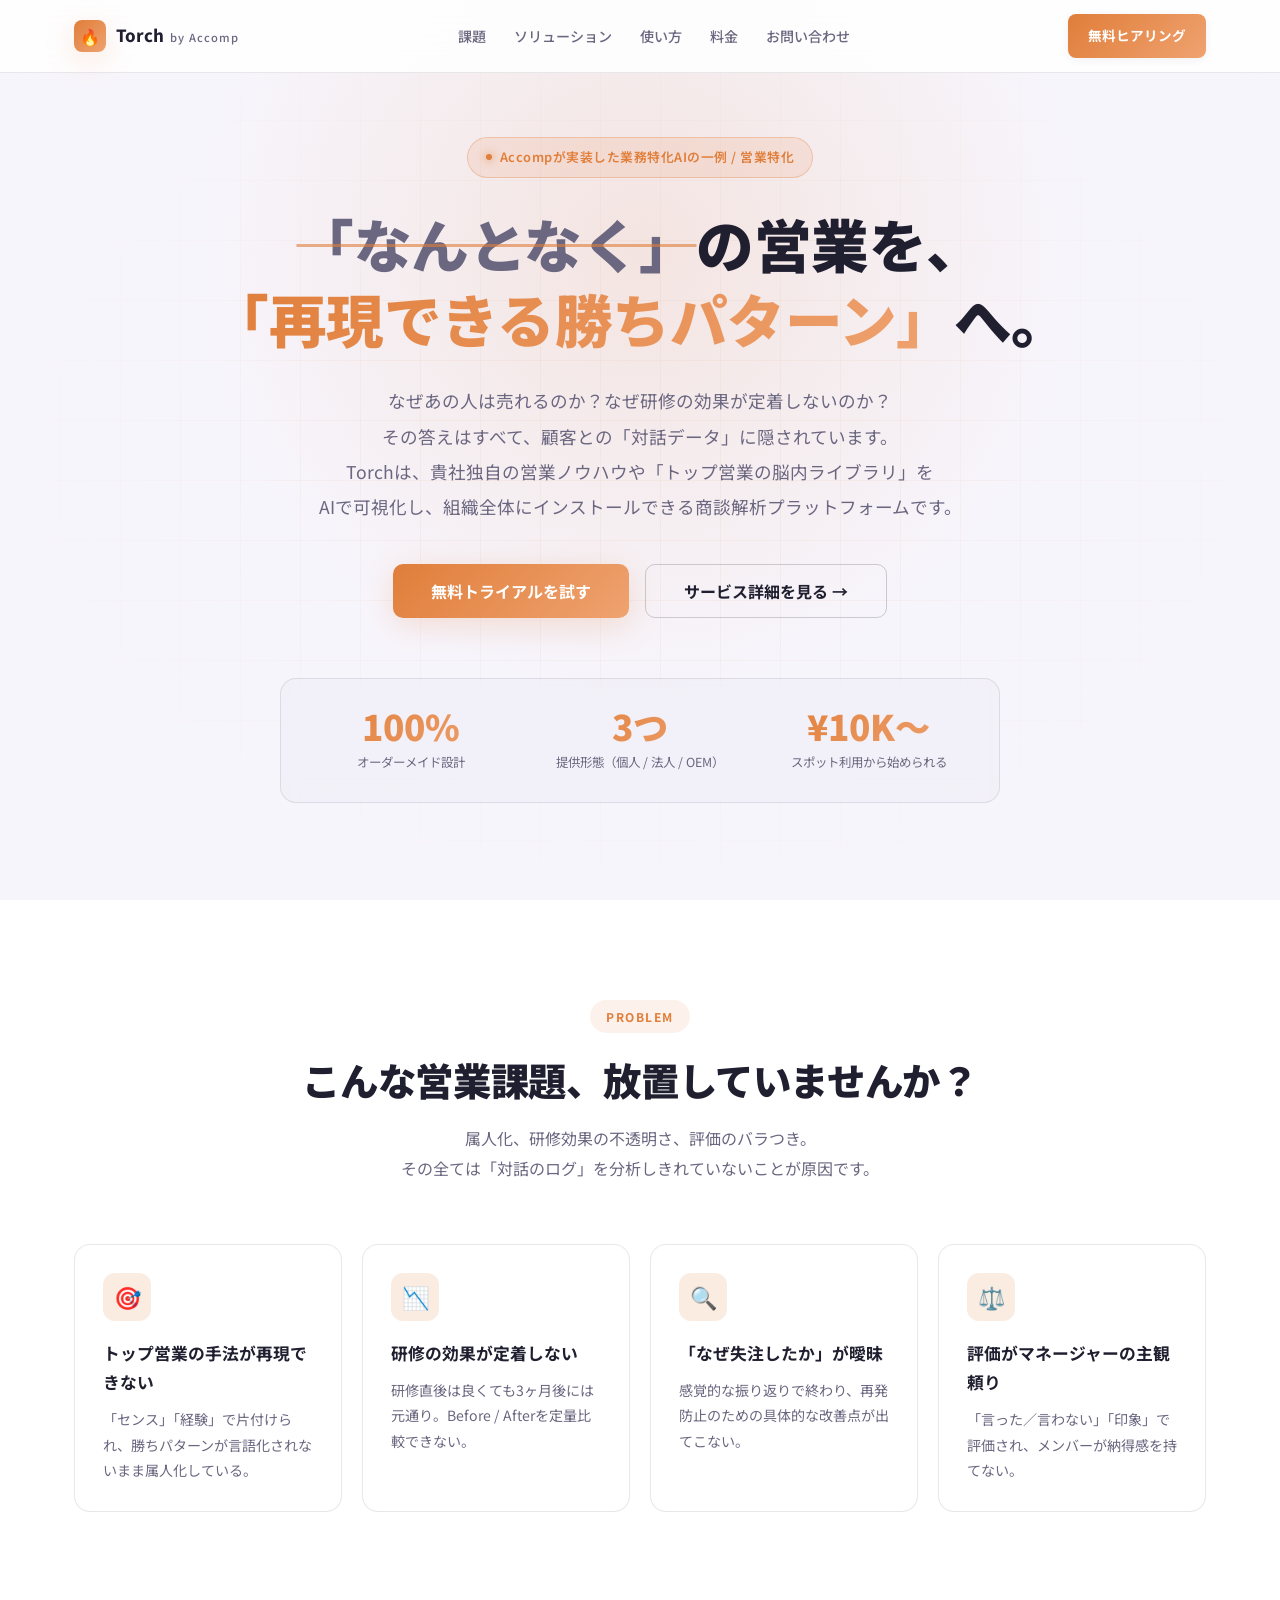
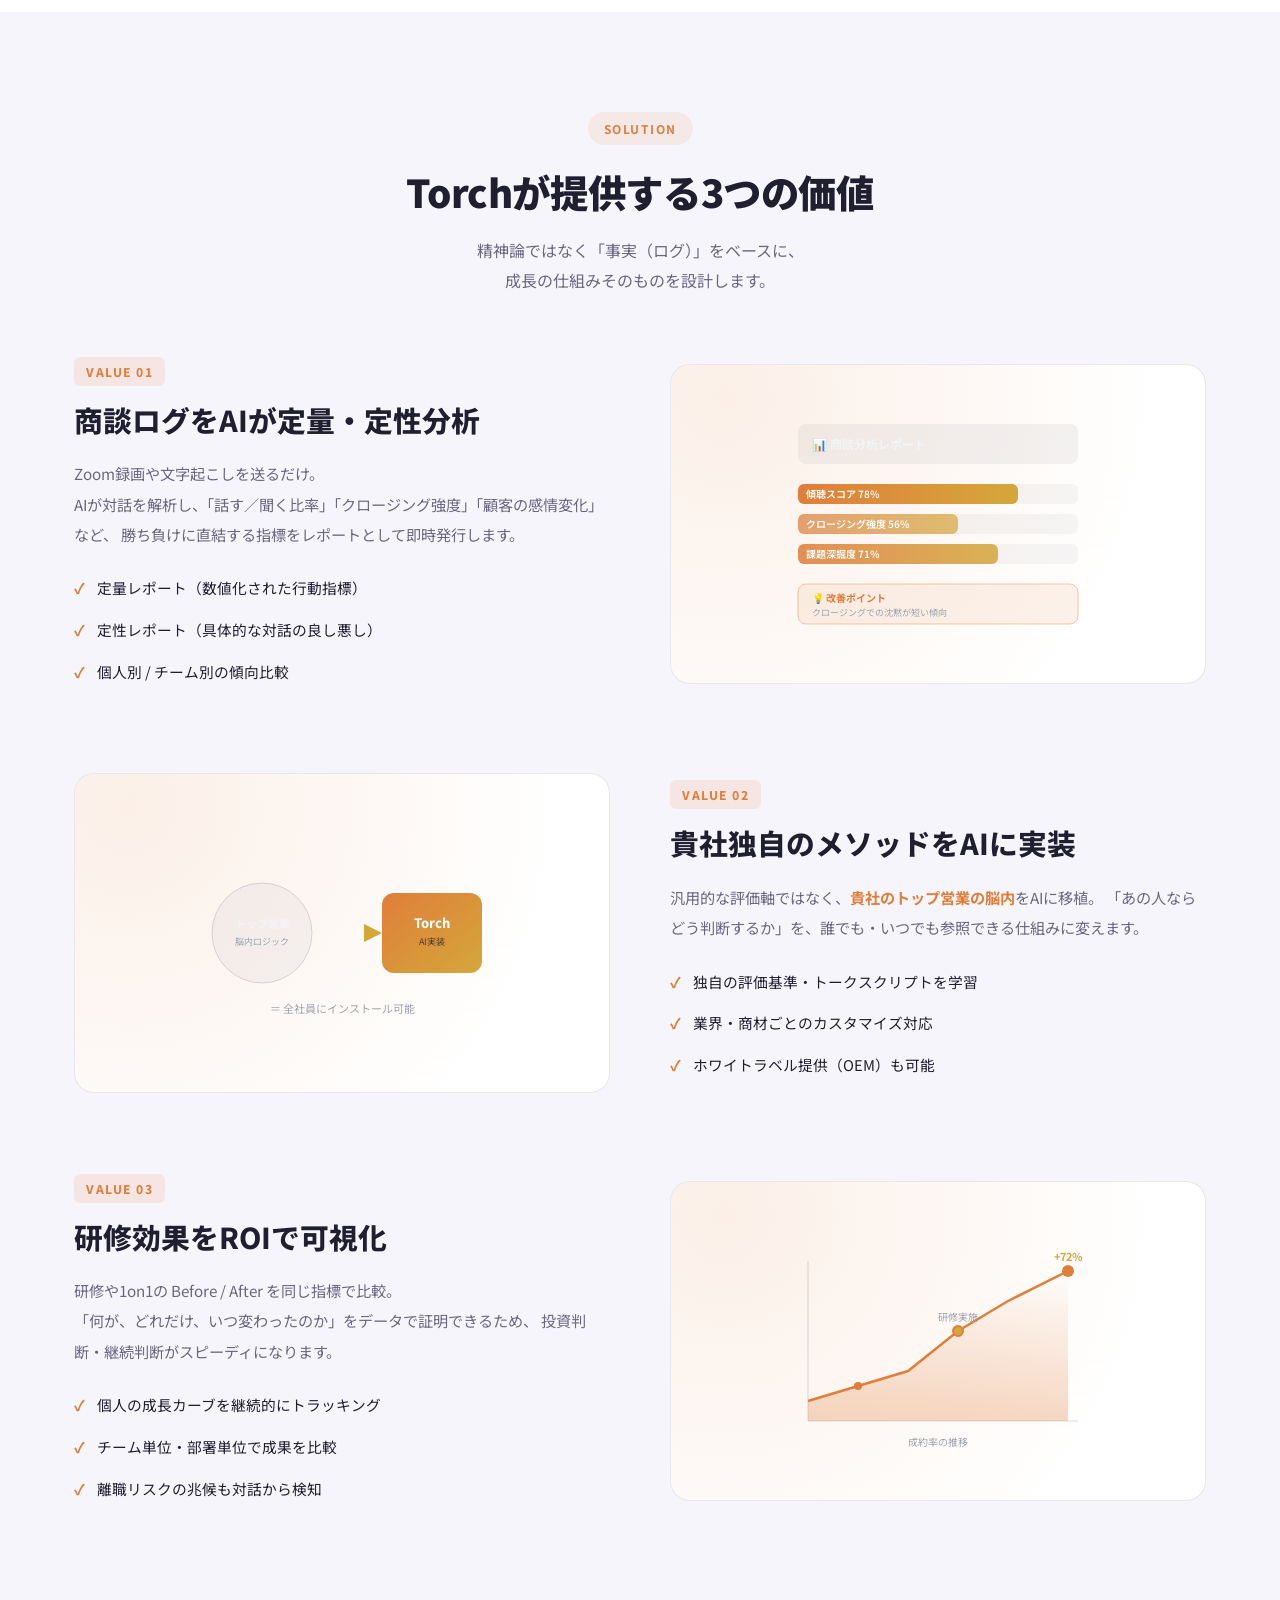
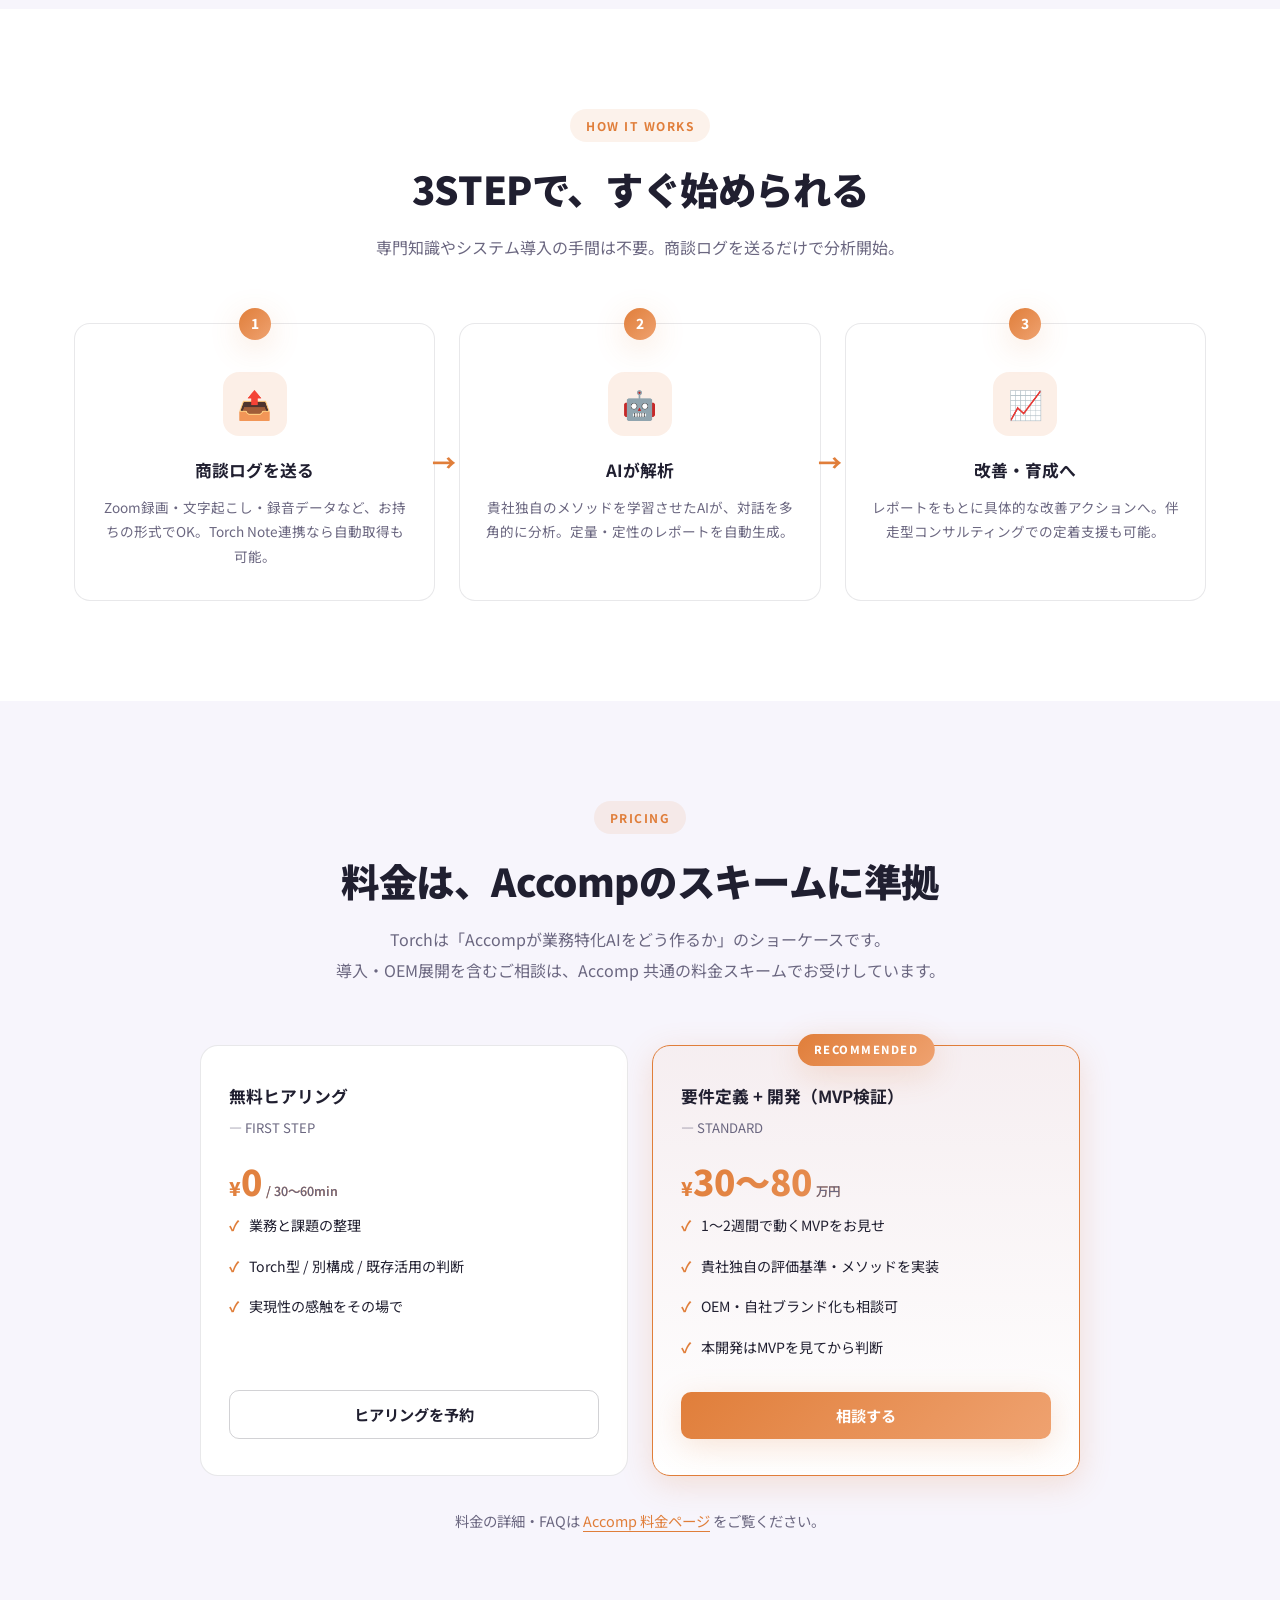
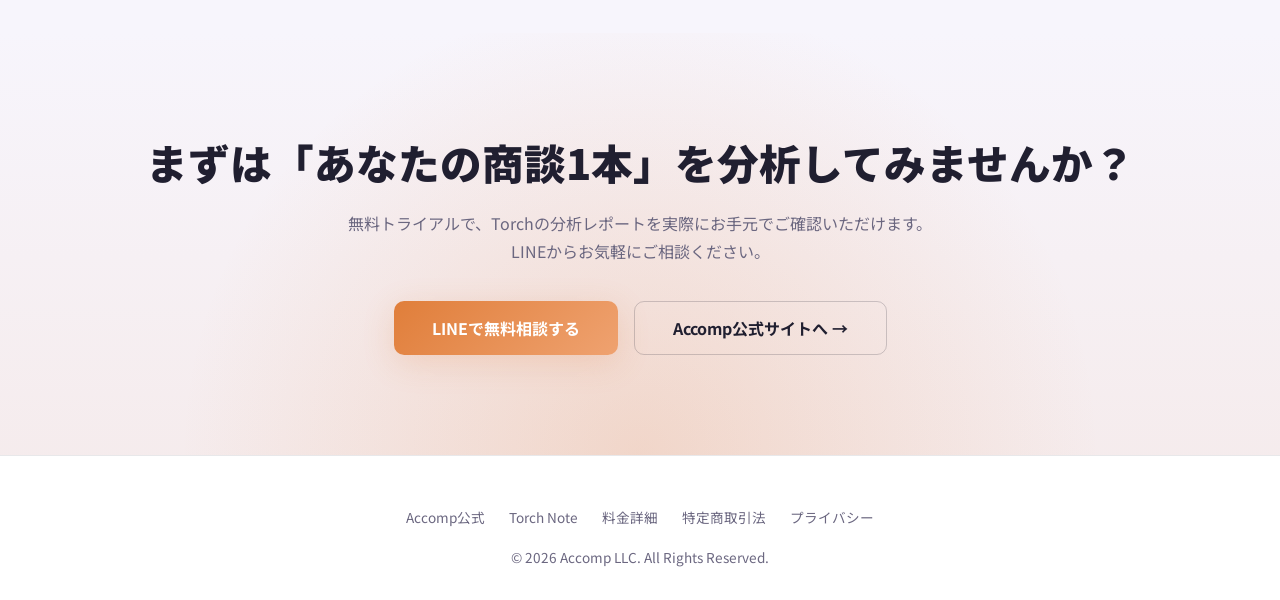
<file: lp/torch/index.html>
<!DOCTYPE html>
<html lang="ja">

<head>
    <meta charset="UTF-8">
    <meta name="viewport" content="width=device-width, initial-scale=1.0">
    <title>Torch（トーチ）| Accomp が実装した営業特化AIの一例 — 6思考OS×5フェーズ解析</title>
    <meta name="description"
        content="Torchは、Accompが実装した業務特化AIの一例。商談ログから「6思考OS×5フェーズ」で個人の癖と失注パターンを定量化。研修・コーチング会社向けのOEM提供にも対応します。">
    <meta property="og:title" content="Torch | Accomp実装の営業特化AI">
    <meta property="og:description"
        content="Accompが実装した営業特化AIの一例。商談ログから個人の癖と失注パターンをAI解析します。">
    <meta property="og:type" content="website">
    <meta property="og:url" content="https://www.accomp.site/lp/torch/">
    <meta property="og:site_name" content="Accomp合同会社">
    <link rel="canonical" href="https://www.accomp.site/lp/torch/">
    <link rel="stylesheet"
        href="https://fonts.googleapis.com/css2?family=Noto+Sans+JP:wght@300;400;500;700;800;900&display=swap">
    <style>
/* ============================================
   Torch LP / Torch Note LP 共通スタイル
   ============================================ */

:root {
    --bg-dark: #F7F5FC;
    --bg-surface: #FFFFFF;
    --bg-surface-light: #F1EDFA;
    --bg-card: #FFFFFF;
    --accent-orange: #E07E3A;
    --accent-gold: #D4A73A;
    --accent-blue: #2e7df7;
    --accent-cyan: #00c2a8;
    --text-main: #201F30;
    --text-muted: #6B6780;
    --text-dim: #8A88A0;
    --border: rgba(32, 31, 48, 0.10);
    --border-strong: rgba(32, 31, 48, 0.20);
    --gradient-orange: linear-gradient(135deg, #E07E3A 0%, #EFA270 100%);
    --gradient-glow: radial-gradient(circle at center, rgba(224, 126, 58, 0.14), transparent 70%);
    --shadow-sm: 0 2px 8px rgba(32, 31, 48, 0.06);
    --shadow-md: 0 8px 24px rgba(32, 31, 48, 0.08);
    --shadow-lg: 0 20px 48px rgba(32, 31, 48, 0.10);
    --shadow-glow: 0 8px 32px rgba(224, 126, 58, 0.20);
}

* { margin: 0; padding: 0; box-sizing: border-box; }
html { scroll-behavior: smooth; }
body {
    font-family: 'Noto Sans JP', 'Hiragino Kaku Gothic ProN', 'Hiragino Sans', Meiryo, sans-serif;
    background: var(--bg-dark);
    color: var(--text-main);
    line-height: 1.75;
    overflow-x: hidden;
    -webkit-font-smoothing: antialiased;
}
a { color: inherit; text-decoration: none; }
img { max-width: 100%; height: auto; display: block; }
button { font-family: inherit; cursor: pointer; border: none; background: none; }

.container { max-width: 1180px; margin: 0 auto; padding: 0 24px; }

.lp-nav {
    position: fixed; top: 0; left: 0; right: 0; z-index: 100;
    background: rgba(255, 255, 255, 0.88);
    backdrop-filter: blur(16px); -webkit-backdrop-filter: blur(16px);
    border-bottom: 1px solid var(--border);
    transition: all 0.3s ease;
}
.lp-nav-inner { max-width: 1180px; margin: 0 auto; padding: 14px 24px; display: flex; justify-content: space-between; align-items: center; }
.lp-logo { display: flex; align-items: center; gap: 10px; font-weight: 800; font-size: 1.05rem; color: var(--text-main); }
.lp-logo .logo-mark { width: 32px; height: 32px; border-radius: 8px; background: var(--gradient-orange); display: grid; place-items: center; font-size: 16px; color: #fff; box-shadow: var(--shadow-glow); }
.lp-logo .logo-sub { font-size: 0.7rem; color: var(--text-muted); font-weight: 500; letter-spacing: 1px; margin-left: 2px; }
.lp-nav-links { display: flex; gap: 28px; align-items: center; }
.lp-nav-links a { font-size: 0.88rem; color: var(--text-muted); transition: color 0.2s; font-weight: 500; }
.lp-nav-links a:hover { color: var(--text-main); }
.lp-nav-cta { padding: 10px 20px; background: var(--gradient-orange); color: #fff; border-radius: 8px; font-size: 0.85rem; font-weight: 700; transition: all 0.2s; box-shadow: var(--shadow-sm); }
.lp-nav-cta:hover { transform: translateY(-1px); box-shadow: var(--shadow-glow); }
.menu-btn { display: none; color: var(--text-main); font-size: 24px; }

.hero { position: relative; min-height: 100vh; display: flex; align-items: center; padding: 120px 0 80px; overflow: hidden; }
.hero::before { content: ''; position: absolute; top: -200px; left: 50%; transform: translateX(-50%); width: 900px; height: 900px; background: var(--gradient-glow); pointer-events: none; z-index: 0; }
.hero-grid { position: absolute; inset: 0; background-image: linear-gradient(rgba(224, 126, 58, 0.06) 1px, transparent 1px), linear-gradient(90deg, rgba(224, 126, 58, 0.06) 1px, transparent 1px); background-size: 60px 60px; mask-image: radial-gradient(ellipse at center, #000 30%, transparent 80%); -webkit-mask-image: radial-gradient(ellipse at center, #000 30%, transparent 80%); z-index: 0; }
.hero-inner { position: relative; z-index: 1; text-align: center; }
.hero-badge { display: inline-flex; align-items: center; gap: 8px; padding: 8px 18px; background: rgba(224, 126, 58, 0.12); border: 1px solid rgba(224, 126, 58, 0.3); border-radius: 100px; font-size: 0.8rem; font-weight: 600; color: var(--accent-orange); margin-bottom: 28px; letter-spacing: 0.5px; }
.hero-badge .dot { width: 6px; height: 6px; background: var(--accent-orange); border-radius: 50%; box-shadow: 0 0 8px var(--accent-orange); animation: pulse 1.8s infinite; }
@keyframes pulse { 0%, 100% { opacity: 1; transform: scale(1); } 50% { opacity: 0.5; transform: scale(1.4); } }
.hero h1 { font-size: clamp(2rem, 5vw, 3.6rem); font-weight: 900; line-height: 1.3; margin-bottom: 28px; letter-spacing: -0.01em; }
.hero h1 .accent { background: var(--gradient-orange); -webkit-background-clip: text; -webkit-text-fill-color: transparent; background-clip: text; }
.hero h1 .strike { text-decoration: line-through; text-decoration-color: rgba(224, 126, 58, 0.6); text-decoration-thickness: 3px; color: var(--text-muted); }
.hero-sub { font-size: clamp(0.95rem, 1.5vw, 1.1rem); color: var(--text-muted); line-height: 2; max-width: 780px; margin: 0 auto 40px; }
.hero-actions { display: flex; gap: 16px; justify-content: center; flex-wrap: wrap; margin-bottom: 60px; }

.btn { display: inline-flex; align-items: center; gap: 10px; padding: 16px 32px; border-radius: 10px; font-size: 0.95rem; font-weight: 700; transition: all 0.25s; text-align: center; line-height: 1; }
.btn-primary { background: var(--gradient-orange); color: #fff; box-shadow: var(--shadow-glow); }
.btn-primary:hover { transform: translateY(-2px); box-shadow: 0 12px 36px rgba(224, 126, 58, 0.4); }
.btn-outline { background: transparent; color: var(--text-main); border: 1.5px solid var(--border-strong); }
.btn-outline:hover { border-color: var(--accent-orange); color: var(--accent-orange); transform: translateY(-2px); }
.btn-lg { padding: 18px 38px; font-size: 1rem; }
.btn-block { display: flex; width: 100%; justify-content: center; }

.hero-stats { display: grid; grid-template-columns: repeat(3, 1fr); max-width: 720px; margin: 0 auto; gap: 24px; padding: 28px; background: rgba(32, 31, 48, 0.02); border: 1px solid var(--border); border-radius: 16px; backdrop-filter: blur(10px); }
.stat-num { font-size: clamp(1.6rem, 3vw, 2.2rem); font-weight: 900; background: var(--gradient-orange); -webkit-background-clip: text; -webkit-text-fill-color: transparent; background-clip: text; line-height: 1.1; }
.stat-label { font-size: 0.78rem; color: var(--text-muted); margin-top: 6px; }

.section { padding: 100px 0; position: relative; }
.section.alt { background: var(--bg-surface); }
.section-head { text-align: center; max-width: 760px; margin: 0 auto 60px; }
.section-eyebrow { display: inline-block; padding: 6px 16px; background: rgba(224, 126, 58, 0.1); color: var(--accent-orange); border-radius: 100px; font-size: 0.75rem; font-weight: 700; letter-spacing: 1.5px; margin-bottom: 20px; }
.section-title { font-size: clamp(1.6rem, 3.5vw, 2.4rem); font-weight: 900; line-height: 1.4; margin-bottom: 16px; letter-spacing: -0.01em; }
.section-desc { color: var(--text-muted); font-size: 1rem; line-height: 1.9; }

.pain-grid { display: grid; grid-template-columns: repeat(auto-fit, minmax(260px, 1fr)); gap: 20px; }
.pain-card { background: var(--bg-card); border: 1px solid var(--border); border-radius: 16px; padding: 28px; transition: all 0.25s; }
.pain-card:hover { transform: translateY(-4px); border-color: rgba(224, 126, 58, 0.4); box-shadow: var(--shadow-md); }
.pain-icon { width: 48px; height: 48px; border-radius: 12px; background: rgba(224, 126, 58, 0.15); color: var(--accent-orange); display: grid; place-items: center; font-size: 22px; margin-bottom: 18px; }
.pain-card h3 { font-size: 1.05rem; font-weight: 700; margin-bottom: 10px; }
.pain-card p { font-size: 0.88rem; color: var(--text-muted); line-height: 1.8; }

.feature-row { display: grid; grid-template-columns: 1fr 1fr; gap: 60px; align-items: center; margin-bottom: 80px; }
.feature-row:last-child { margin-bottom: 0; }
.feature-row.reverse { direction: rtl; }
.feature-row.reverse > * { direction: ltr; }
.feature-text .num { display: inline-block; font-size: 0.75rem; font-weight: 800; color: var(--accent-orange); background: rgba(224, 126, 58, 0.12); padding: 4px 12px; border-radius: 6px; letter-spacing: 1.5px; margin-bottom: 14px; }
.feature-text h3 { font-size: clamp(1.4rem, 2.5vw, 1.8rem); font-weight: 800; line-height: 1.4; margin-bottom: 18px; }
.feature-text p { color: var(--text-muted); line-height: 2; margin-bottom: 18px; font-size: 0.95rem; }
.feature-list { list-style: none; }
.feature-list li { display: flex; gap: 12px; align-items: flex-start; padding: 8px 0; color: var(--text-main); font-size: 0.92rem; }
.feature-list li::before { content: '✓'; color: var(--accent-orange); font-weight: 800; flex-shrink: 0; }
.feature-visual { position: relative; background: var(--bg-card); border: 1px solid var(--border); border-radius: 20px; padding: 32px; min-height: 320px; display: flex; align-items: center; justify-content: center; overflow: hidden; }
.feature-visual::before { content: ''; position: absolute; top: -50%; left: -50%; width: 200%; height: 200%; background: radial-gradient(circle at 30% 30%, rgba(224, 126, 58, 0.12), transparent 50%); pointer-events: none; }

.flow-wrap { display: grid; grid-template-columns: repeat(3, 1fr); gap: 24px; position: relative; }
.flow-step { background: var(--bg-card); border: 1px solid var(--border); border-radius: 16px; padding: 32px 24px; text-align: center; position: relative; transition: all 0.25s; }
.flow-step:hover { border-color: rgba(224, 126, 58, 0.4); transform: translateY(-4px); }
.flow-num { position: absolute; top: -16px; left: 50%; transform: translateX(-50%); width: 32px; height: 32px; background: var(--gradient-orange); color: #fff; border-radius: 50%; display: grid; place-items: center; font-weight: 800; font-size: 0.85rem; box-shadow: var(--shadow-glow); }
.flow-icon { width: 64px; height: 64px; margin: 16px auto 20px; background: rgba(224, 126, 58, 0.12); color: var(--accent-orange); border-radius: 16px; display: grid; place-items: center; font-size: 28px; }
.flow-step h4 { font-size: 1.05rem; font-weight: 700; margin-bottom: 10px; }
.flow-step p { font-size: 0.85rem; color: var(--text-muted); line-height: 1.8; }
.flow-step:not(:last-child)::after { content: '→'; position: absolute; right: -22px; top: 50%; transform: translateY(-50%); color: var(--accent-orange); font-size: 24px; font-weight: 800; z-index: 2; }

.pricing-grid { display: grid; grid-template-columns: repeat(auto-fit, minmax(280px, 1fr)); gap: 24px; max-width: 1100px; margin: 0 auto; }
.price-card { background: var(--bg-card); border: 1px solid var(--border); border-radius: 18px; padding: 36px 28px; transition: all 0.25s; display: flex; flex-direction: column; }
.price-card:hover { transform: translateY(-4px); box-shadow: var(--shadow-md); }
.price-card.featured { border-color: var(--accent-orange); background: linear-gradient(180deg, rgba(224, 126, 58, 0.06), var(--bg-card)); position: relative; box-shadow: var(--shadow-glow); }
.featured-tag { position: absolute; top: -12px; left: 50%; transform: translateX(-50%); background: var(--gradient-orange); color: #fff; font-size: 0.7rem; font-weight: 800; padding: 6px 16px; border-radius: 100px; letter-spacing: 1.5px; box-shadow: var(--shadow-glow); }
.price-name { font-size: 1.05rem; font-weight: 700; margin-bottom: 6px; }
.price-tagline { font-size: 0.82rem; color: var(--text-muted); margin-bottom: 22px; }
.price-amount { font-size: 2.2rem; font-weight: 900; background: var(--gradient-orange); -webkit-background-clip: text; -webkit-text-fill-color: transparent; background-clip: text; line-height: 1.1; margin-bottom: 4px; }
.price-amount .yen { font-size: 1.2rem; }
.price-amount .unit { font-size: 0.78rem; color: var(--text-muted); -webkit-text-fill-color: var(--text-muted); margin-left: 4px; font-weight: 500; }
.price-meta { font-size: 0.8rem; color: var(--text-muted); padding-bottom: 22px; margin-bottom: 22px; border-bottom: 1px solid var(--border); }
.price-features { list-style: none; flex: 1; margin-bottom: 24px; }
.price-features li { display: flex; gap: 10px; align-items: flex-start; padding: 8px 0; font-size: 0.88rem; color: var(--text-main); }
.price-features li::before { content: '✓'; color: var(--accent-orange); font-weight: 800; flex-shrink: 0; }

.cta-section { padding: 100px 0; background: linear-gradient(180deg, var(--bg-dark) 0%, rgba(224, 126, 58, 0.08) 100%); text-align: center; position: relative; overflow: hidden; }
.cta-section::before { content: ''; position: absolute; inset: 0; background: radial-gradient(circle at 50% 100%, rgba(224, 126, 58, 0.2), transparent 60%); pointer-events: none; }
.cta-inner { position: relative; z-index: 1; }
.cta-inner h2 { font-size: clamp(1.8rem, 3.5vw, 2.6rem); font-weight: 900; margin-bottom: 18px; line-height: 1.4; }
.cta-inner p { color: var(--text-muted); margin-bottom: 36px; font-size: 1rem; }

.lp-footer { background: var(--bg-surface); padding: 50px 0 30px; border-top: 1px solid var(--border); }
.lp-footer-inner { text-align: center; color: var(--text-muted); font-size: 0.85rem; }
.lp-footer-links { display: flex; gap: 24px; justify-content: center; margin-bottom: 16px; flex-wrap: wrap; }
.lp-footer-links a { color: var(--text-muted); transition: color 0.2s; }
.lp-footer-links a:hover { color: var(--accent-orange); }

.mock-window { background: #f4f7fb; border-radius: 16px; box-shadow: var(--shadow-lg); overflow: hidden; color: #1e2a38; font-size: 0.82rem; max-width: 100%; border: 1px solid var(--border-strong); }
.mock-titlebar { background: #e2e8f0; padding: 10px 14px; display: flex; gap: 6px; align-items: center; }
.mock-dot { width: 11px; height: 11px; border-radius: 50%; }
.mock-dot.r { background: #ff5f56; } .mock-dot.y { background: #ffbd2e; } .mock-dot.g { background: #27c93f; }
.mock-url { margin-left: 14px; font-size: 0.7rem; color: #64748b; background: #fff; padding: 4px 10px; border-radius: 6px; flex: 1; text-align: center; max-width: 280px; }
.mock-body { padding: 0; max-height: 480px; overflow: hidden; position: relative; }
.mock-body::after { content: ''; position: absolute; bottom: 0; left: 0; right: 0; height: 80px; background: linear-gradient(180deg, transparent, #f4f7fb); pointer-events: none; }
.mock-header { background: linear-gradient(135deg, #1a3a5c 0%, #0f2540 100%); color: #fff; padding: 22px 26px; }
.mock-header .mlabel { font-size: 9px; letter-spacing: 2px; color: #00c2a8; margin-bottom: 6px; }
.mock-header h3 { font-size: 1.05rem; font-weight: 800; margin-bottom: 8px; color: #fff; }
.mock-header .msub { font-size: 0.7rem; color: rgba(255,255,255,0.55); }
.mock-meta { display: flex; gap: 6px; margin-top: 12px; flex-wrap: wrap; }
.mock-meta span { background: rgba(255,255,255,0.12); padding: 4px 10px; border-radius: 6px; font-size: 0.66rem; border: 1px solid rgba(255,255,255,0.18); }
.mock-meta span b { color: #00c2a8; }
.mock-content { padding: 22px 26px; }
.mock-sec-hdr { display: flex; align-items: center; gap: 10px; margin: 16px 0 12px; }
.mock-sec-hdr:first-child { margin-top: 0; }
.mock-sec-icon { width: 28px; height: 28px; border-radius: 8px; display: grid; place-items: center; font-size: 14px; }
.mock-sec-icon.b { background: #dbeafe; } .mock-sec-icon.g { background: #d1fae5; } .mock-sec-icon.o { background: #fef3c7; }
.mock-sec-hdr h4 { font-size: 0.85rem; font-weight: 800; color: #1a3a5c; }
.mock-sec-hdr p { font-size: 0.65rem; color: #6b7a8d; }
.mock-card { background: #fff; border: 1px solid #dce4ef; border-radius: 10px; padding: 14px 16px; margin-bottom: 10px; box-shadow: 0 1px 3px rgba(0,0,0,0.03); }
.mock-summary { display: flex; gap: 10px; padding: 8px 0; border-bottom: 1px solid #e2e8f0; }
.mock-summary:last-child { border: none; }
.mock-summary .sm-icon { font-size: 14px; }
.mock-summary .sm-title { font-weight: 700; font-size: 0.78rem; color: #1a3a5c; margin-bottom: 2px; }
.mock-summary .sm-body { font-size: 0.72rem; color: #475569; line-height: 1.6; }
.mock-task { display: flex; gap: 10px; padding: 10px 12px; border-radius: 8px; margin-bottom: 6px; background: #f0fdf4; border-left: 3px solid #10b981; }
.mock-task.urgent { background: #fff5f5; border-left-color: #f5576c; }
.mock-tag { font-size: 0.6rem; font-weight: 700; padding: 2px 8px; border-radius: 100px; background: #dbeafe; color: #1e40af; flex-shrink: 0; height: fit-content; }
.mock-tag.t2 { background: #fce7f3; color: #9d174d; }
.mock-task-title { font-size: 0.74rem; font-weight: 700; color: #1a3a5c; margin-bottom: 2px; }
.mock-task-desc { font-size: 0.66rem; color: #6b7a8d; }
.mock-csv { font-family: 'Courier New', monospace; font-size: 0.7rem; background: #fff; border: 1px solid #dce4ef; border-radius: 8px; overflow: hidden; }
.mock-csv-row { display: grid; grid-template-columns: 1fr 1.2fr 1fr 1.5fr; border-bottom: 1px solid #e2e8f0; }
.mock-csv-row:last-child { border: none; }
.mock-csv-row > div { padding: 8px 10px; border-right: 1px solid #e2e8f0; color: #475569; }
.mock-csv-row > div:last-child { border: none; }
.mock-csv-row.head { background: #f1f5f9; font-weight: 700; color: #1a3a5c; }

.fade-up { opacity: 0; transform: translateY(30px); transition: opacity 0.7s ease, transform 0.7s ease; }
.fade-up.visible { opacity: 1; transform: translateY(0); }

@media (max-width: 900px) {
    .lp-nav-links { display: none; }
    .menu-btn { display: block; }
    .lp-nav-cta { display: none; }
    .feature-row, .feature-row.reverse { grid-template-columns: 1fr; gap: 32px; direction: ltr; }
    .flow-wrap { grid-template-columns: 1fr; }
    .flow-step:not(:last-child)::after { content: '↓'; right: 50%; top: auto; bottom: -28px; transform: translateX(50%); }
    .hero-stats { grid-template-columns: 1fr; gap: 18px; }
    .section { padding: 70px 0; }
    .hero { padding: 110px 0 60px; min-height: auto; }
    .btn { width: 100%; justify-content: center; }
    .hero-actions { flex-direction: column; }
}
@media (max-width: 480px) {
    .container { padding: 0 18px; }
    .lp-nav-inner { padding: 12px 18px; }
    .price-card { padding: 28px 22px; }
}
    </style>
</head>

<body>

    <!-- Navbar -->
    <nav class="lp-nav">
        <div class="lp-nav-inner">
            <a href="#hero" class="lp-logo">
                <span class="logo-mark">🔥</span>
                <span>Torch<span class="logo-sub"> by Accomp</span></span>
            </a>
            <div class="lp-nav-links">
                <a href="#problem">課題</a>
                <a href="#solution">ソリューション</a>
                <a href="#flow">使い方</a>
                <a href="#pricing">料金</a>
                <a href="#cta">お問い合わせ</a>
            </div>
            <a href="#cta" class="lp-nav-cta">無料ヒアリング</a>
            <button class="menu-btn">≡</button>
        </div>
    </nav>

    <!-- Hero -->
    <section id="hero" class="hero">
        <div class="hero-grid"></div>
        <div class="container hero-inner">
            <div class="hero-badge">
                <span class="dot"></span>
                Accompが実装した業務特化AIの一例 / 営業特化
            </div>
            <h1>
                <span class="strike">「なんとなく」</span>の営業を、<br>
                <span class="accent">「再現できる勝ちパターン」</span>へ。
            </h1>
            <p class="hero-sub">
                なぜあの人は売れるのか？なぜ研修の効果が定着しないのか？<br>
                その答えはすべて、顧客との「対話データ」に隠されています。<br>
                Torchは、貴社独自の営業ノウハウや「トップ営業の脳内ライブラリ」を<br>
                AIで可視化し、組織全体にインストールできる商談解析プラットフォームです。
            </p>
            <div class="hero-actions">
                <a href="#cta" class="btn btn-primary btn-lg">無料トライアルを試す</a>
                <a href="#solution" class="btn btn-outline btn-lg">サービス詳細を見る →</a>
            </div>
            <div class="hero-stats">
                <div>
                    <div class="stat-num">100%</div>
                    <div class="stat-label">オーダーメイド設計</div>
                </div>
                <div>
                    <div class="stat-num">3つ</div>
                    <div class="stat-label">提供形態（個人 / 法人 / OEM）</div>
                </div>
                <div>
                    <div class="stat-num">¥10K〜</div>
                    <div class="stat-label">スポット利用から始められる</div>
                </div>
            </div>
        </div>
    </section>

    <!-- Problem -->
    <section id="problem" class="section alt">
        <div class="container">
            <div class="section-head fade-up">
                <span class="section-eyebrow">PROBLEM</span>
                <h2 class="section-title">こんな営業課題、放置していませんか？</h2>
                <p class="section-desc">
                    属人化、研修効果の不透明さ、評価のバラつき。<br>
                    その全ては「対話のログ」を分析しきれていないことが原因です。
                </p>
            </div>
            <div class="pain-grid">
                <div class="pain-card fade-up">
                    <div class="pain-icon">🎯</div>
                    <h3>トップ営業の手法が再現できない</h3>
                    <p>「センス」「経験」で片付けられ、勝ちパターンが言語化されないまま属人化している。</p>
                </div>
                <div class="pain-card fade-up">
                    <div class="pain-icon">📉</div>
                    <h3>研修の効果が定着しない</h3>
                    <p>研修直後は良くても3ヶ月後には元通り。Before / Afterを定量比較できない。</p>
                </div>
                <div class="pain-card fade-up">
                    <div class="pain-icon">🔍</div>
                    <h3>「なぜ失注したか」が曖昧</h3>
                    <p>感覚的な振り返りで終わり、再発防止のための具体的な改善点が出てこない。</p>
                </div>
                <div class="pain-card fade-up">
                    <div class="pain-icon">⚖️</div>
                    <h3>評価がマネージャーの主観頼り</h3>
                    <p>「言った／言わない」「印象」で評価され、メンバーが納得感を持てない。</p>
                </div>
            </div>
        </div>
    </section>

    <!-- Solution -->
    <section id="solution" class="section">
        <div class="container">
            <div class="section-head fade-up">
                <span class="section-eyebrow">SOLUTION</span>
                <h2 class="section-title">Torchが提供する3つの価値</h2>
                <p class="section-desc">
                    精神論ではなく「事実（ログ）」をベースに、<br>
                    成長の仕組みそのものを設計します。
                </p>
            </div>

            <!-- Feature 1 -->
            <div class="feature-row fade-up">
                <div class="feature-text">
                    <span class="num">VALUE 01</span>
                    <h3>商談ログをAIが定量・定性分析</h3>
                    <p>
                        Zoom録画や文字起こしを送るだけ。<br>
                        AIが対話を解析し、「話す／聞く比率」「クロージング強度」「顧客の感情変化」など、
                        勝ち負けに直結する指標をレポートとして即時発行します。
                    </p>
                    <ul class="feature-list">
                        <li>定量レポート（数値化された行動指標）</li>
                        <li>定性レポート（具体的な対話の良し悪し）</li>
                        <li>個人別 / チーム別の傾向比較</li>
                    </ul>
                </div>
                <div class="feature-visual">
                    <svg viewBox="0 0 320 240" style="width:100%; max-width:320px; position:relative; z-index:1;">
                        <defs>
                            <linearGradient id="g1" x1="0%" y1="0%" x2="100%" y2="0%">
                                <stop offset="0%" stop-color="#E07E3A" />
                                <stop offset="100%" stop-color="#D4A73A" />
                            </linearGradient>
                        </defs>
                        <rect x="20" y="20" width="280" height="40" rx="8" fill="rgba(32,31,48,0.05)" />
                        <text x="34" y="45" fill="#f3f4f6" font-size="12" font-weight="700">📊 商談分析レポート</text>
                        <rect x="20" y="80" width="280" height="20" rx="6" fill="rgba(32,31,48,0.04)" />
                        <rect x="20" y="80" width="220" height="20" rx="6" fill="url(#g1)" />
                        <text x="28" y="94" fill="#fff" font-size="10" font-weight="600">傾聴スコア 78%</text>
                        <rect x="20" y="110" width="280" height="20" rx="6" fill="rgba(32,31,48,0.04)" />
                        <rect x="20" y="110" width="160" height="20" rx="6" fill="url(#g1)" opacity="0.7" />
                        <text x="28" y="124" fill="#fff" font-size="10" font-weight="600">クロージング強度 56%</text>
                        <rect x="20" y="140" width="280" height="20" rx="6" fill="rgba(32,31,48,0.04)" />
                        <rect x="20" y="140" width="200" height="20" rx="6" fill="url(#g1)" opacity="0.85" />
                        <text x="28" y="154" fill="#fff" font-size="10" font-weight="600">課題深掘度 71%</text>
                        <rect x="20" y="180" width="280" height="40" rx="8" fill="rgba(224,126,58,0.1)"
                            stroke="rgba(224,126,58,0.4)" />
                        <text x="34" y="198" fill="#E07E3A" font-size="10" font-weight="700">💡 改善ポイント</text>
                        <text x="34" y="212" fill="#9ca3af" font-size="9">クロージングでの沈黙が短い傾向</text>
                    </svg>
                </div>
            </div>

            <!-- Feature 2 -->
            <div class="feature-row reverse fade-up">
                <div class="feature-text">
                    <span class="num">VALUE 02</span>
                    <h3>貴社独自のメソッドをAIに実装</h3>
                    <p>
                        汎用的な評価軸ではなく、<strong style="color:var(--accent-orange);">貴社のトップ営業の脳内</strong>をAIに移植。
                        「あの人ならどう判断するか」を、誰でも・いつでも参照できる仕組みに変えます。
                    </p>
                    <ul class="feature-list">
                        <li>独自の評価基準・トークスクリプトを学習</li>
                        <li>業界・商材ごとのカスタマイズ対応</li>
                        <li>ホワイトラベル提供（OEM）も可能</li>
                    </ul>
                </div>
                <div class="feature-visual">
                    <svg viewBox="0 0 320 240" style="width:100%; max-width:320px; position:relative; z-index:1;">
                        <defs>
                            <linearGradient id="g2" x1="0%" y1="0%" x2="100%" y2="100%">
                                <stop offset="0%" stop-color="#E07E3A" />
                                <stop offset="100%" stop-color="#D4A73A" />
                            </linearGradient>
                        </defs>
                        <circle cx="80" cy="120" r="50" fill="rgba(32,31,48,0.04)"
                            stroke="rgba(32,31,48,0.15)" />
                        <text x="80" y="115" text-anchor="middle" fill="#f3f4f6" font-size="11" font-weight="700">トップ営業
                        </text>
                        <text x="80" y="132" text-anchor="middle" fill="#9ca3af" font-size="9">脳内ロジック</text>

                        <path d="M140 120 L200 120" stroke="url(#g2)" stroke-width="3" fill="none"
                            marker-end="url(#arr)" />
                        <defs>
                            <marker id="arr" markerWidth="10" markerHeight="10" refX="6" refY="3" orient="auto">
                                <path d="M0,0 L6,3 L0,6" fill="#D4A73A" />
                            </marker>
                        </defs>

                        <rect x="200" y="80" width="100" height="80" rx="12" fill="url(#g2)" />
                        <text x="250" y="115" text-anchor="middle" fill="#fff" font-size="13" font-weight="800">Torch
                        </text>
                        <text x="250" y="132" text-anchor="middle" fill="rgba(32,31,48,0.75)"
                            font-size="9">AI実装</text>

                        <text x="160" y="200" text-anchor="middle" fill="#9ca3af" font-size="11">＝ 全社員にインストール可能</text>
                    </svg>
                </div>
            </div>

            <!-- Feature 3 -->
            <div class="feature-row fade-up">
                <div class="feature-text">
                    <span class="num">VALUE 03</span>
                    <h3>研修効果をROIで可視化</h3>
                    <p>
                        研修や1on1の Before / After を同じ指標で比較。<br>
                        「何が、どれだけ、いつ変わったのか」をデータで証明できるため、
                        投資判断・継続判断がスピーディになります。
                    </p>
                    <ul class="feature-list">
                        <li>個人の成長カーブを継続的にトラッキング</li>
                        <li>チーム単位・部署単位で成果を比較</li>
                        <li>離職リスクの兆候も対話から検知</li>
                    </ul>
                </div>
                <div class="feature-visual">
                    <svg viewBox="0 0 320 240" style="width:100%; max-width:320px; position:relative; z-index:1;">
                        <defs>
                            <linearGradient id="g3" x1="0%" y1="100%" x2="0%" y2="0%">
                                <stop offset="0%" stop-color="rgba(224,126,58,0.3)" />
                                <stop offset="100%" stop-color="rgba(224,126,58,0)" />
                            </linearGradient>
                        </defs>
                        <line x1="30" y1="200" x2="300" y2="200" stroke="rgba(32,31,48,0.15)" />
                        <line x1="30" y1="40" x2="30" y2="200" stroke="rgba(32,31,48,0.15)" />
                        <path d="M30 180 L80 165 L130 150 L180 110 L230 80 L290 50" stroke="#E07E3A" stroke-width="2.5"
                            fill="none" />
                        <path d="M30 180 L80 165 L130 150 L180 110 L230 80 L290 50 L290 200 L30 200 Z" fill="url(#g3)" />
                        <circle cx="80" cy="165" r="4" fill="#E07E3A" />
                        <circle cx="180" cy="110" r="5" fill="#D4A73A" stroke="#E07E3A" stroke-width="2" />
                        <circle cx="290" cy="50" r="6" fill="#E07E3A" />
                        <text x="180" y="100" text-anchor="middle" fill="#9ca3af" font-size="10">研修実施</text>
                        <text x="290" y="40" text-anchor="middle" fill="#D4A73A" font-size="11" font-weight="700">+72%</text>
                        <text x="160" y="225" text-anchor="middle" fill="#9ca3af" font-size="10">成約率の推移</text>
                    </svg>
                </div>
            </div>
        </div>
    </section>

    <!-- Flow -->
    <section id="flow" class="section alt">
        <div class="container">
            <div class="section-head fade-up">
                <span class="section-eyebrow">HOW IT WORKS</span>
                <h2 class="section-title">3STEPで、すぐ始められる</h2>
                <p class="section-desc">専門知識やシステム導入の手間は不要。商談ログを送るだけで分析開始。</p>
            </div>
            <div class="flow-wrap">
                <div class="flow-step fade-up">
                    <div class="flow-num">1</div>
                    <div class="flow-icon">📤</div>
                    <h4>商談ログを送る</h4>
                    <p>Zoom録画・文字起こし・録音データなど、お持ちの形式でOK。Torch Note連携なら自動取得も可能。</p>
                </div>
                <div class="flow-step fade-up">
                    <div class="flow-num">2</div>
                    <div class="flow-icon">🤖</div>
                    <h4>AIが解析</h4>
                    <p>貴社独自のメソッドを学習させたAIが、対話を多角的に分析。定量・定性のレポートを自動生成。</p>
                </div>
                <div class="flow-step fade-up">
                    <div class="flow-num">3</div>
                    <div class="flow-icon">📈</div>
                    <h4>改善・育成へ</h4>
                    <p>レポートをもとに具体的な改善アクションへ。伴走型コンサルティングでの定着支援も可能。</p>
                </div>
            </div>
        </div>
    </section>

    <!-- Pricing -->
    <section id="pricing" class="section">
        <div class="container">
            <div class="section-head fade-up">
                <span class="section-eyebrow">PRICING</span>
                <h2 class="section-title">料金は、Accompのスキームに準拠</h2>
                <p class="section-desc">
                    Torchは「Accompが業務特化AIをどう作るか」のショーケースです。<br>
                    導入・OEM展開を含むご相談は、Accomp 共通の料金スキームでお受けしています。
                </p>
            </div>
            <div class="pricing-grid" style="grid-template-columns: 1fr 1fr; max-width: 880px; margin: 0 auto;">
                <div class="price-card fade-up">
                    <div class="price-name">無料ヒアリング</div>
                    <div class="price-tagline">— FIRST STEP</div>
                    <div class="price-amount"><span class="yen">¥</span>0<span class="unit">/ 30〜60min</span></div>
                    <ul class="price-features">
                        <li>業務と課題の整理</li>
                        <li>Torch型 / 別構成 / 既存活用の判断</li>
                        <li>実現性の感触をその場で</li>
                    </ul>
                    <a href="#cta" class="btn btn-outline btn-block">ヒアリングを予約</a>
                </div>

                <div class="price-card featured fade-up">
                    <div class="featured-tag">RECOMMENDED</div>
                    <div class="price-name">要件定義 + 開発（MVP検証）</div>
                    <div class="price-tagline">— STANDARD</div>
                    <div class="price-amount"><span class="yen">¥</span>30〜80<span class="unit">万円</span></div>
                    <ul class="price-features">
                        <li>1〜2週間で動くMVPをお見せ</li>
                        <li>貴社独自の評価基準・メソッドを実装</li>
                        <li>OEM・自社ブランド化も相談可</li>
                        <li>本開発はMVPを見てから判断</li>
                    </ul>
                    <a href="#cta" class="btn btn-primary btn-block">相談する</a>
                </div>
            </div>
            <p style="text-align: center; margin-top: 32px; color: var(--text-muted); font-size: 0.9rem;">
                料金の詳細・FAQは <a href="../../pricing.html" style="color: var(--accent-orange); border-bottom: 1px solid currentColor;">Accomp 料金ページ</a> をご覧ください。
            </p>
        </div>
    </section>

    <!-- CTA -->
    <section id="cta" class="cta-section">
        <div class="container cta-inner">
            <h2>まずは「あなたの商談1本」を分析してみませんか？</h2>
            <p>
                無料トライアルで、Torchの分析レポートを実際にお手元でご確認いただけます。<br>
                LINEからお気軽にご相談ください。
            </p>
            <div class="hero-actions" style="margin-bottom:0;">
                <a href="https://line.me/ti/p/yFnfKT12by" target="_blank" rel="noopener" class="btn btn-primary btn-lg">
                    LINEで無料相談する
                </a>
                <a href="../../index.html" class="btn btn-outline btn-lg">Accomp公式サイトへ →</a>
            </div>
        </div>
    </section>

    <!-- Footer -->
    <footer class="lp-footer">
        <div class="container lp-footer-inner">
            <div class="lp-footer-links">
                <a href="../../index.html">Accomp公式</a>
                <a href="../torch-note/index.html">Torch Note</a>
                <a href="../../pricing.html">料金詳細</a>
                <a href="../../tokushoho.html">特定商取引法</a>
                <a href="../../privacy.html">プライバシー</a>
            </div>
            <p>&copy; 2026 Accomp LLC. All Rights Reserved.</p>
        </div>
    </footer>

    <script>
        // Fade-in on scroll
        const io = new IntersectionObserver((entries) => {
            entries.forEach((e) => {
                if (e.isIntersecting) {
                    e.target.classList.add('visible');
                    io.unobserve(e.target);
                }
            });
        }, { threshold: 0.15 });
        document.querySelectorAll('.fade-up').forEach((el) => io.observe(el));

        // Navbar bg on scroll
        const nav = document.querySelector('.lp-nav');
        window.addEventListener('scroll', () => {
            if (window.scrollY > 30) {
                nav.style.background = 'rgba(15, 17, 23, 0.95)';
            } else {
                nav.style.background = 'rgba(255, 255, 255, 0.88)';
            }
        });
    </script>
</body>

</html>
</file>
